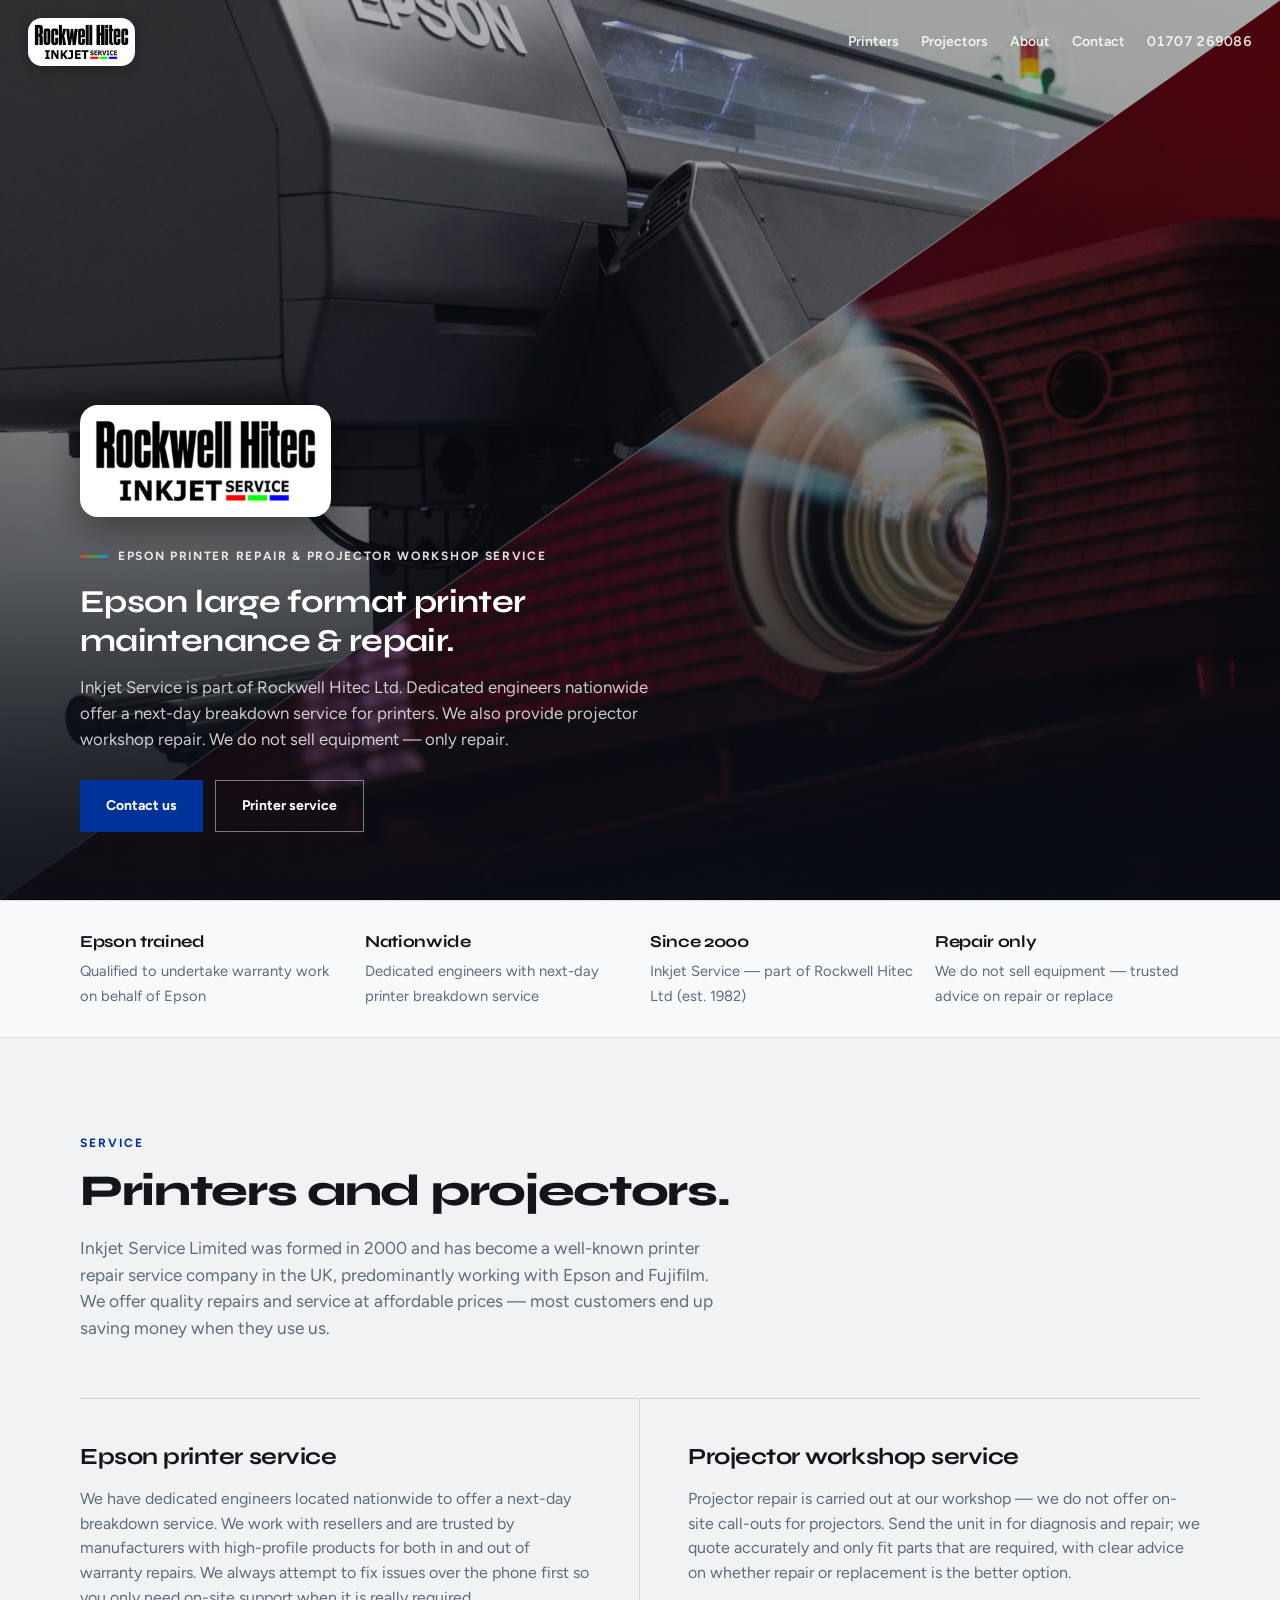
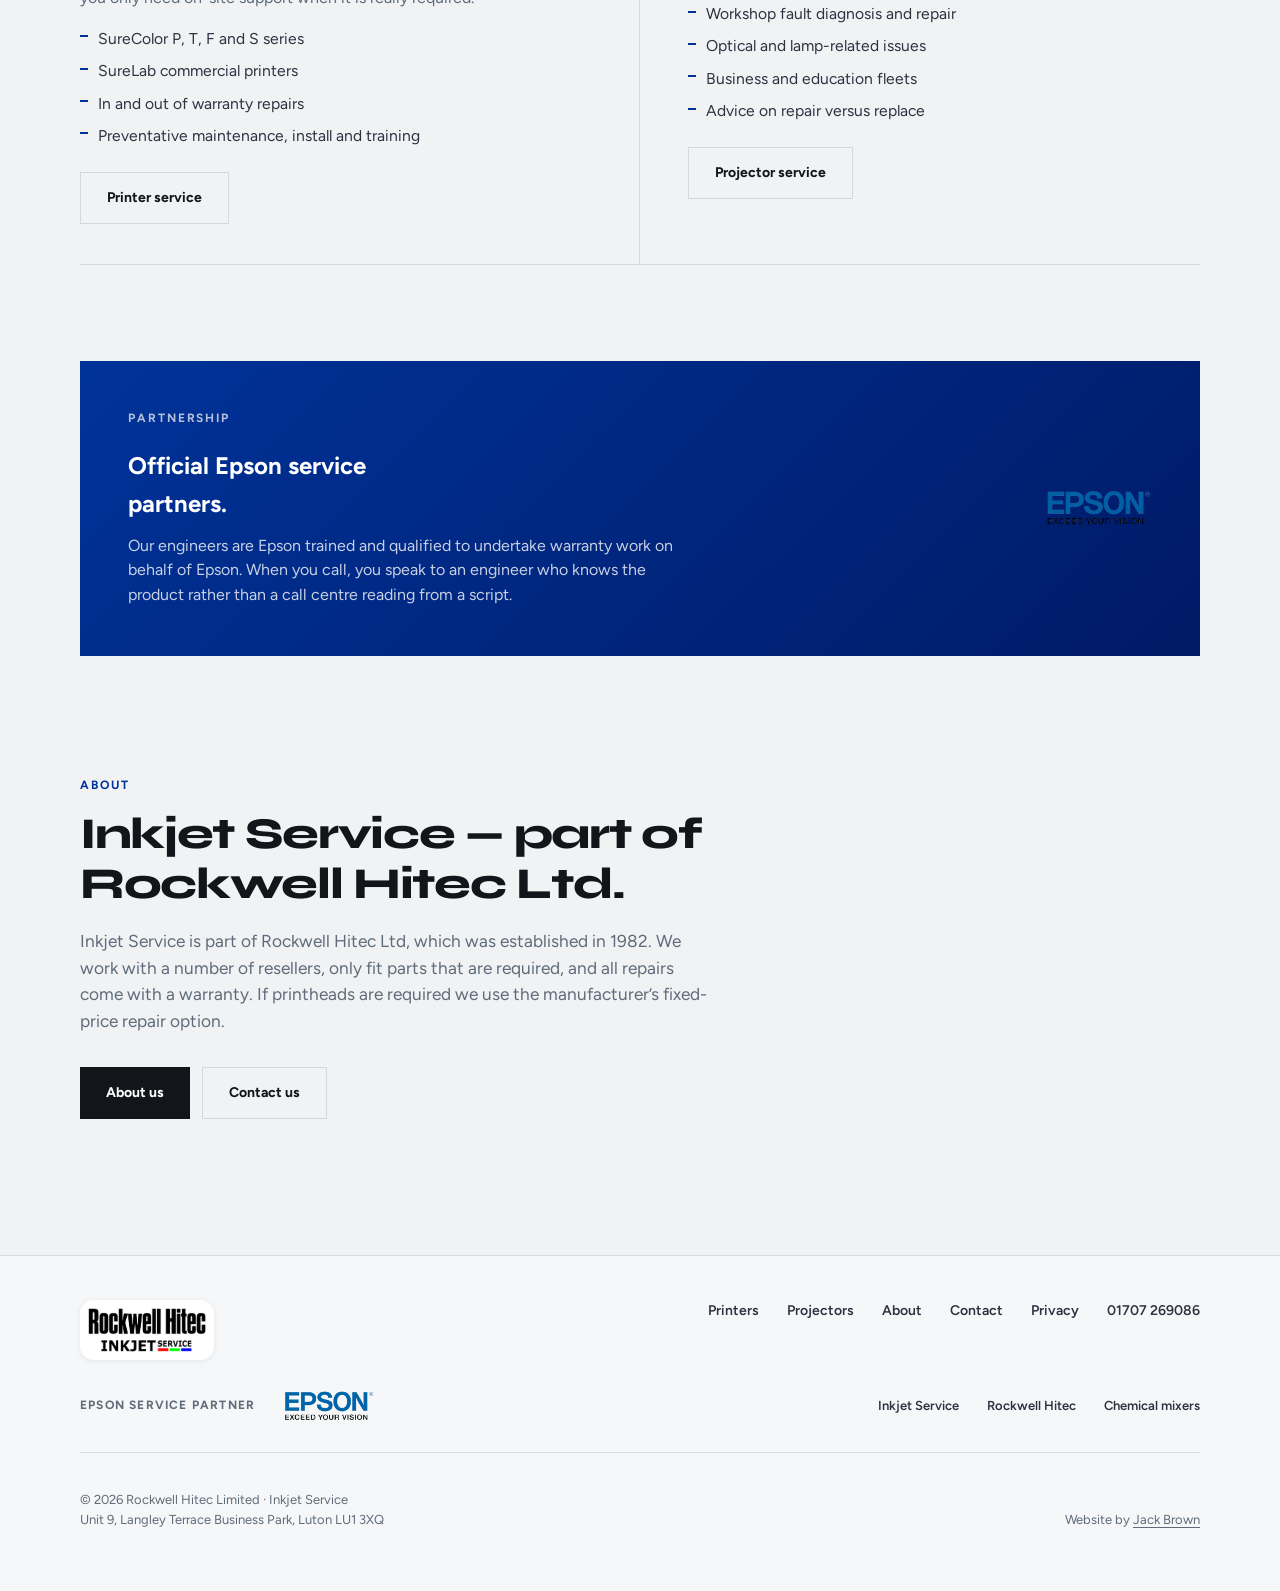
<file: index.html>
<!DOCTYPE html>
<html lang="en-GB">
<head>
  <meta charset="UTF-8" />
  <meta name="viewport" content="width=device-width, initial-scale=1" />
  <title>Epson Printer Repair &amp; Servicing | Inkjet Service</title>
  <meta name="description" content="Nationwide Epson large format printer maintenance and repair. Inkjet Service is part of Rockwell Hitec Ltd — Epson-trained engineers, next-day breakdown cover." />
  <script>
    (function () {
      var q = new URLSearchParams(location.search).get('brand');
      var h = (location.hostname || '').replace(/^www\./, '').toLowerCase();
      var brand = 'inkjet';
      if (q === 'hitec' || q === 'inkjet') brand = q;
      else if (h === 'rockwellhitec.co.uk' || h === 'rockwellhitec.com') brand = 'hitec';
      document.documentElement.setAttribute('data-brand', brand);
    })();
  </script>
  <link rel="preconnect" href="https://fonts.googleapis.com">
  <link rel="preconnect" href="https://fonts.gstatic.com" crossorigin>
  <link href="https://fonts.googleapis.com/css2?family=Figtree:wght@400;500;600;700&family=Syne:wght@600;700;800&display=swap" rel="stylesheet">
  <link rel="stylesheet" href="assets/site.css">
</head>
<body data-brand-title="home">

<header class="site-header">
  <a class="nav-logo" href="index.html" data-brand-home-label aria-label="Home">
    <img src="assets/rockwell-mark.png" alt="Rockwell Hitec Inkjet Service">
  </a>
  <nav class="nav-links" aria-label="Primary">
    <a href="printers.html">Printers</a>
    <a href="projectors.html">Projectors</a>
    <a href="about.html">About</a>
    <a class="nav-contact" href="contact.html">Contact</a>
    <a class="nav-phone" href="tel:+441707269086">01707 269086</a>
  </nav>
</header>

<section class="hero" aria-label="Introduction">
  <div class="hero-media" role="img" aria-label="Large format printer and projector">
    <div class="hero-media-split">
      <div class="hero-media-half hero-media-printer"></div>
      <div class="hero-media-half hero-media-projector"></div>
    </div>
    <div class="hero-media-seam" aria-hidden="true"></div>
    <div class="hero-media-overlay" aria-hidden="true"></div>
  </div>
  <div class="hero-content">
    <img class="hero-logo" src="assets/rockwell-mark.png" alt="Rockwell Hitec Inkjet Service">

    <div class="brand-inkjet-only">
      <p class="partner-pill">Epson printer repair &amp; projector workshop service</p>
      <div class="hero-copy">
        <h1>Epson large format printer maintenance &amp; repair.</h1>
        <p>Inkjet Service is part of Rockwell Hitec Ltd. Dedicated engineers nationwide offer a next-day breakdown service for printers. We also provide projector workshop repair. We do not sell equipment — only repair.</p>
        <div class="cta-row">
          <a class="btn btn-primary" href="contact.html">Contact us</a>
          <a class="btn btn-ghost" href="printers.html">Printer service</a>
        </div>
      </div>
    </div>

    <div class="brand-hitec-only">
      <p class="partner-pill">Rockwell Hitec Ltd · established 1982</p>
      <div class="hero-copy">
        <h1>Epson printer service and projector workshop repair.</h1>
        <p>Rockwell Hitec Ltd has manufactured products for the photographic, motion picture and imaging industries for over thirty years. Day-to-day service is delivered through Inkjet Service — nationwide printer support and projector workshop repair.</p>
        <div class="cta-row">
          <a class="btn btn-primary" href="contact.html">Contact us</a>
          <a class="btn btn-ghost" href="printers.html">Printer service</a>
        </div>
      </div>
    </div>
  </div>
</section>

<div class="trust">
  <div class="trust-inner">
    <div class="trust-item reveal">
      <strong>Epson trained</strong>
      <span>Qualified to undertake warranty work on behalf of Epson</span>
    </div>
    <div class="trust-item reveal">
      <strong>Nationwide</strong>
      <span>Dedicated engineers with next-day printer breakdown service</span>
    </div>
    <div class="trust-item reveal">
      <strong>Since 2000</strong>
      <span>Inkjet Service — part of Rockwell Hitec Ltd (est. 1982)</span>
    </div>
    <div class="trust-item reveal">
      <strong>Repair only</strong>
      <span>We do not sell equipment — trusted advice on repair or replace</span>
    </div>
  </div>
</div>

<section class="section">
  <p class="section-label reveal">Service</p>
  <h2 class="reveal">Printers and projectors.</h2>
  <p class="section-lead reveal">Inkjet Service Limited was formed in 2000 and has become a well-known printer repair service company in the UK, predominantly working with Epson and Fujifilm. We offer quality repairs and service at affordable prices — most customers end up saving money when they use us.</p>

  <div class="service-split">
    <article class="service-block reveal">
      <h3>Epson printer service</h3>
      <p>We have dedicated engineers located nationwide to offer a next-day breakdown service. We work with resellers and are trusted by manufacturers with high-profile products for both in and out of warranty repairs. We always attempt to fix issues over the phone first so you only need on-site support when it is really required.</p>
      <ul>
        <li>SureColor P, T, F and S series</li>
        <li>SureLab commercial printers</li>
        <li>In and out of warranty repairs</li>
        <li>Preventative maintenance, install and training</li>
      </ul>
      <a class="btn btn-outline" href="printers.html">Printer service</a>
    </article>

    <article class="service-block reveal">
      <h3>Projector workshop service</h3>
      <p>Projector repair is carried out at our workshop — we do not offer on-site call-outs for projectors. Send the unit in for diagnosis and repair; we quote accurately and only fit parts that are required, with clear advice on whether repair or replacement is the better option.</p>
      <ul>
        <li>Workshop fault diagnosis and repair</li>
        <li>Optical and lamp-related issues</li>
        <li>Business and education fleets</li>
        <li>Advice on repair versus replace</li>
      </ul>
      <a class="btn btn-outline" href="projectors.html">Projector service</a>
    </article>
  </div>
</section>

<div class="partner-band reveal">
  <div>
    <p class="section-label" style="color: rgba(255,255,255,0.7);">Partnership</p>
    <h2>Official Epson service partners.</h2>
    <p>Our engineers are Epson trained and qualified to undertake warranty work on behalf of Epson. When you call, you speak to an engineer who knows the product rather than a call centre reading from a script.</p>
  </div>
  <img class="epson-mark" src="assets/epson-logo.png" alt="Epson">
</div>

<section class="section">
  <p class="section-label reveal">About</p>
  <h2 class="reveal">Inkjet Service — part of Rockwell Hitec Ltd.</h2>
  <p class="section-lead reveal brand-inkjet-only">Inkjet Service is part of Rockwell Hitec Ltd, which was established in 1982. We work with a number of resellers, only fit parts that are required, and all repairs come with a warranty. If printheads are required we use the manufacturer’s fixed-price repair option.</p>
  <p class="section-lead reveal brand-hitec-only">Rockwell Hitec Ltd was established in 1982 and has manufactured products in the photographic, motion picture and imaging industries for over thirty years. Nationwide printer and projector workshop service is provided through Inkjet Service.</p>
  <div class="cta-row" style="margin-top: 32px;">
    <a class="btn btn-dark" href="about.html">About us</a>
    <a class="btn btn-outline" href="contact.html">Contact us</a>
  </div>

  <div class="mixers-note brand-hitec-only reveal">
    <p>Chemical mixers (HV3 / MM3) remain available for specialised lab requirements — builds are infrequent. <a href="mixers.html">Details for existing and specialist enquiries</a>.</p>
  </div>
</section>

<footer>
  <div class="footer-inner">
    <div class="footer-top">
      <img class="footer-logo" src="assets/rockwell-mark.png" alt="Rockwell Hitec Inkjet Service">
      <nav class="footer-nav" aria-label="Footer">
        <a href="printers.html">Printers</a>
        <a href="projectors.html">Projectors</a>
        <a href="about.html">About</a>
        <a href="contact.html">Contact</a>
        <a href="privacy.html">Privacy</a>
        <a href="tel:+441707269086">01707 269086</a>
      </nav>
    </div>
    <div class="footer-top">
      <div class="footer-partners">
        <span>Epson service partner</span>
        <img class="footer-epson" src="assets/epson-logo.png" alt="Epson">
      </div>
      <nav class="footer-areas" aria-label="Site areas">
        <a href="https://inkjetservice.co.uk/">Inkjet Service</a>
        <a href="https://rockwellhitec.co.uk/">Rockwell Hitec</a>
        <a href="mixers.html">Chemical mixers</a>
      </nav>
    </div>
    <div class="footer-meta">
      <p>© 2026 Rockwell Hitec Limited · Inkjet Service<br>Unit 9, Langley Terrace Business Park, Luton LU1 3XQ</p>
      <p>Website by <a href="https://driverjack.co.uk">Jack Brown</a></p>
    </div>
  </div>
</footer>

<script src="assets/site.js"></script>
</body>
</html>
</file>
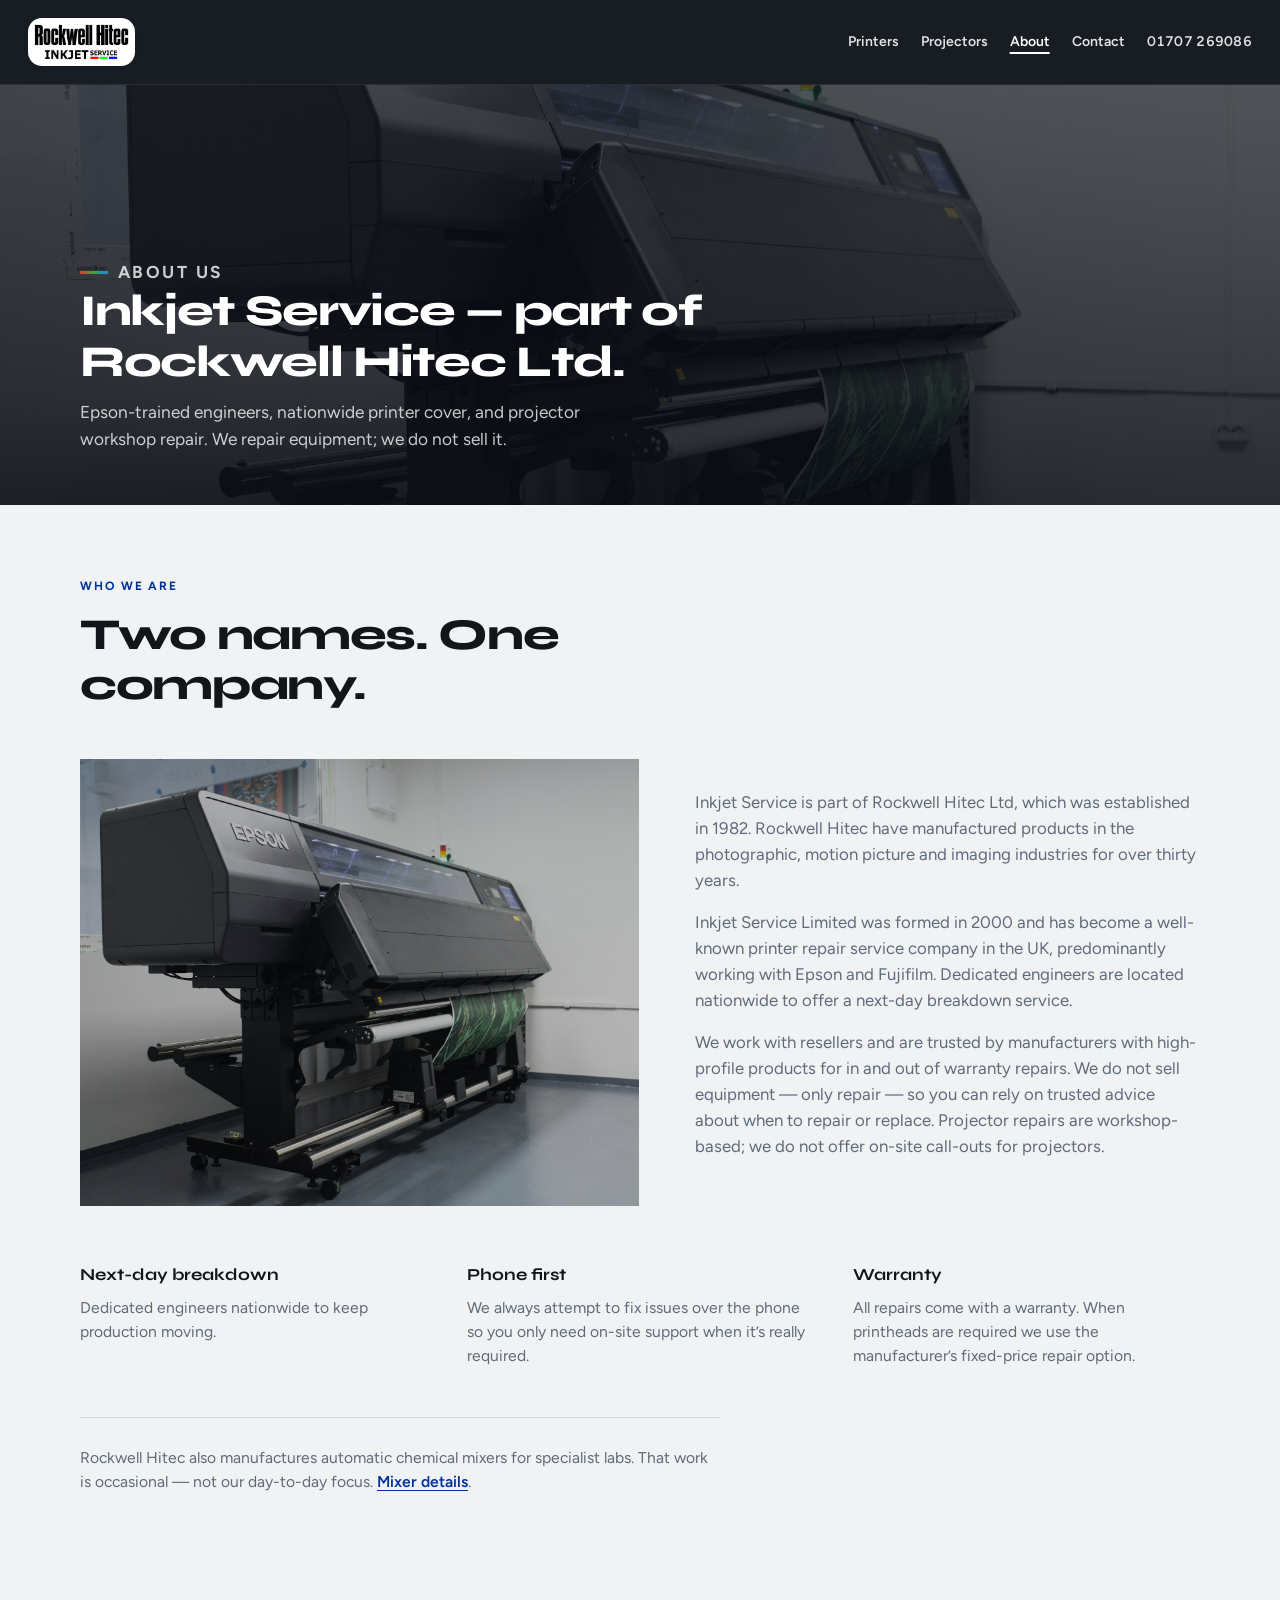
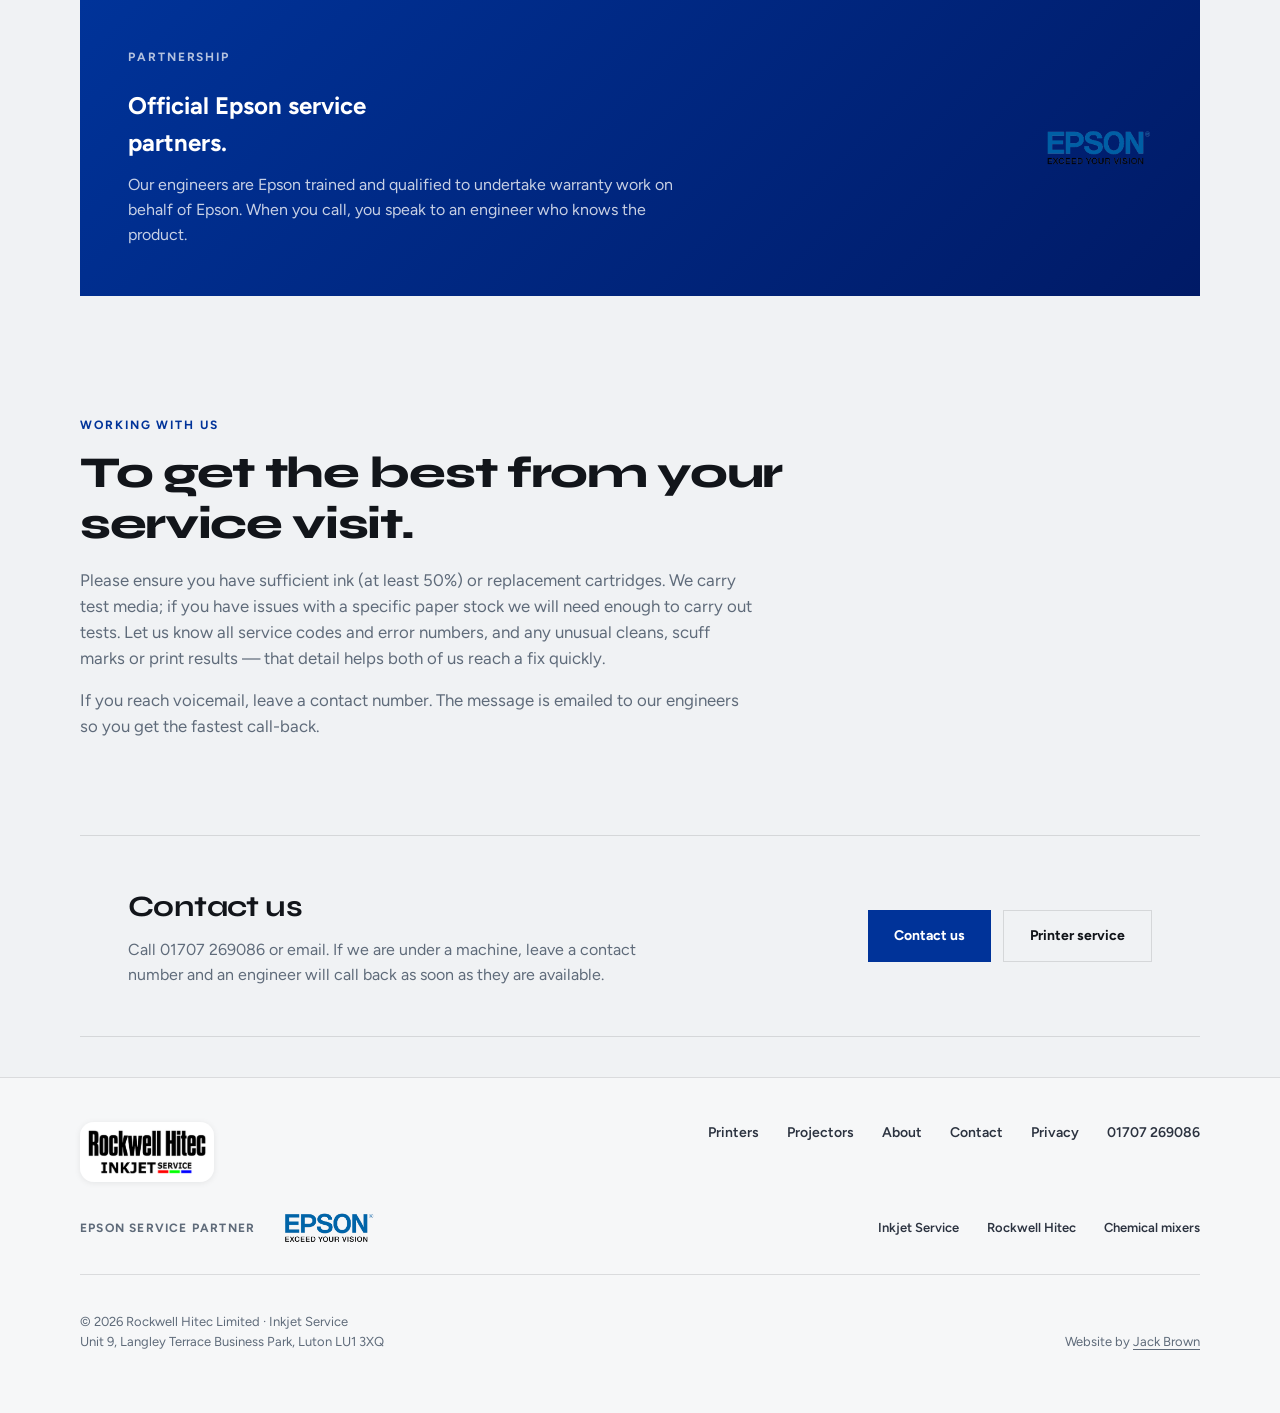
<file: about.html>
<!DOCTYPE html>
<html lang="en-GB">
<head>
  <meta charset="UTF-8" />
  <meta name="viewport" content="width=device-width, initial-scale=1" />
  <title>About Us | Rockwell Hitec / Inkjet Service</title>
  <meta name="description" content="Inkjet Service is part of Rockwell Hitec Ltd (est. 1982). Epson-trained engineers providing nationwide printer and projector support since 2000." />
  <script>
    (function () {
      var q = new URLSearchParams(location.search).get('brand');
      var h = (location.hostname || '').replace(/^www\./, '').toLowerCase();
      var brand = 'inkjet';
      if (q === 'hitec' || q === 'inkjet') brand = q;
      else if (h === 'rockwellhitec.co.uk' || h === 'rockwellhitec.com') brand = 'hitec';
      document.documentElement.setAttribute('data-brand', brand);
    })();
  </script>
  <link rel="preconnect" href="https://fonts.googleapis.com">
  <link rel="preconnect" href="https://fonts.gstatic.com" crossorigin>
  <link href="https://fonts.googleapis.com/css2?family=Figtree:wght@400;500;600;700&family=Syne:wght@600;700;800&display=swap" rel="stylesheet">
  <link rel="stylesheet" href="assets/site.css">
</head>
<body>

<header class="site-header site-header--solid">
  <a class="nav-logo" href="index.html" data-brand-home-label aria-label="Home">
    <img src="assets/rockwell-mark.png" alt="Rockwell Hitec Inkjet Service">
  </a>
  <nav class="nav-links" aria-label="Primary">
    <a href="printers.html">Printers</a>
    <a href="projectors.html">Projectors</a>
    <a href="about.html" aria-current="page">About</a>
    <a class="nav-contact" href="contact.html">Contact</a>
    <a class="nav-phone" href="tel:+441707269086">01707 269086</a>
  </nav>
</header>

<section class="page-banner" aria-label="About">
  <div class="page-banner-media page-banner-media--about" role="img" aria-label="Large format printer"></div>
  <div class="page-banner-overlay" aria-hidden="true"></div>
  <div class="page-banner-content">
    <p class="partner-pill">About us</p>
    <h1>Inkjet Service — part of Rockwell Hitec Ltd.</h1>
    <p>Epson-trained engineers, nationwide printer cover, and projector workshop repair. We repair equipment; we do not sell it.</p>
  </div>
</section>

<section class="section section--tight">
  <p class="section-label reveal">Who we are</p>
  <h2 class="reveal">Two names. One company.</h2>

  <div class="about-grid">
    <div class="about-visual reveal" role="img" aria-label="Large format printer"></div>
    <div class="about-copy reveal">
      <p>Inkjet Service is part of Rockwell Hitec Ltd, which was established in 1982. Rockwell Hitec have manufactured products in the photographic, motion picture and imaging industries for over thirty years.</p>
      <p>Inkjet Service Limited was formed in 2000 and has become a well-known printer repair service company in the UK, predominantly working with Epson and Fujifilm. Dedicated engineers are located nationwide to offer a next-day breakdown service.</p>
      <p>We work with resellers and are trusted by manufacturers with high-profile products for in and out of warranty repairs. We do not sell equipment — only repair — so you can rely on trusted advice about when to repair or replace. Projector repairs are workshop-based; we do not offer on-site call-outs for projectors.</p>
    </div>
  </div>

  <div class="points">
    <div class="point reveal">
      <h4>Next-day breakdown</h4>
      <p>Dedicated engineers nationwide to keep production moving.</p>
    </div>
    <div class="point reveal">
      <h4>Phone first</h4>
      <p>We always attempt to fix issues over the phone so you only need on-site support when it’s really required.</p>
    </div>
    <div class="point reveal">
      <h4>Warranty</h4>
      <p>All repairs come with a warranty. When printheads are required we use the manufacturer’s fixed-price repair option.</p>
    </div>
  </div>

  <div class="mixers-note reveal">
    <p>Rockwell Hitec also manufactures automatic chemical mixers for specialist labs. That work is occasional — not our day-to-day focus. <a href="mixers.html">Mixer details</a>.</p>
  </div>
</section>

<div class="partner-band reveal">
  <div>
    <p class="section-label" style="color: rgba(255,255,255,0.7);">Partnership</p>
    <h2>Official Epson service partners.</h2>
    <p>Our engineers are Epson trained and qualified to undertake warranty work on behalf of Epson. When you call, you speak to an engineer who knows the product.</p>
  </div>
  <img class="epson-mark" src="assets/epson-logo.png" alt="Epson">
</div>

<section class="section">
  <p class="section-label reveal">Working with us</p>
  <h2 class="reveal">To get the best from your service visit.</h2>
  <div class="prose reveal">
    <p>Please ensure you have sufficient ink (at least 50%) or replacement cartridges. We carry test media; if you have issues with a specific paper stock we will need enough to carry out tests. Let us know all service codes and error numbers, and any unusual cleans, scuff marks or print results — that detail helps both of us reach a fix quickly.</p>
    <p>If you reach voicemail, leave a contact number. The message is emailed to our engineers so you get the fastest call-back.</p>
  </div>
</section>

<div class="cta-band reveal">
  <div>
    <h2>Contact us</h2>
    <p>Call 01707 269086 or email. If we are under a machine, leave a contact number and an engineer will call back as soon as they are available.</p>
  </div>
  <div class="cta-row">
    <a class="btn btn-primary" href="contact.html">Contact us</a>
    <a class="btn btn-outline" href="printers.html">Printer service</a>
  </div>
</div>

<footer>
  <div class="footer-inner">
    <div class="footer-top">
      <img class="footer-logo" src="assets/rockwell-mark.png" alt="Rockwell Hitec Inkjet Service">
      <nav class="footer-nav" aria-label="Footer">
        <a href="printers.html">Printers</a>
        <a href="projectors.html">Projectors</a>
        <a href="about.html">About</a>
        <a href="contact.html">Contact</a>
        <a href="privacy.html">Privacy</a>
        <a href="tel:+441707269086">01707 269086</a>
      </nav>
    </div>
    <div class="footer-top">
      <div class="footer-partners">
        <span>Epson service partner</span>
        <img class="footer-epson" src="assets/epson-logo.png" alt="Epson">
      </div>
      <nav class="footer-areas" aria-label="Site areas">
        <a href="https://inkjetservice.co.uk/">Inkjet Service</a>
        <a href="https://rockwellhitec.co.uk/">Rockwell Hitec</a>
        <a href="mixers.html">Chemical mixers</a>
      </nav>
    </div>
    <div class="footer-meta">
      <p>© 2026 Rockwell Hitec Limited · Inkjet Service<br>Unit 9, Langley Terrace Business Park, Luton LU1 3XQ</p>
      <p>Website by <a href="https://driverjack.co.uk">Jack Brown</a></p>
    </div>
  </div>
</footer>

<script src="assets/site.js"></script>
</body>
</html>
</file>
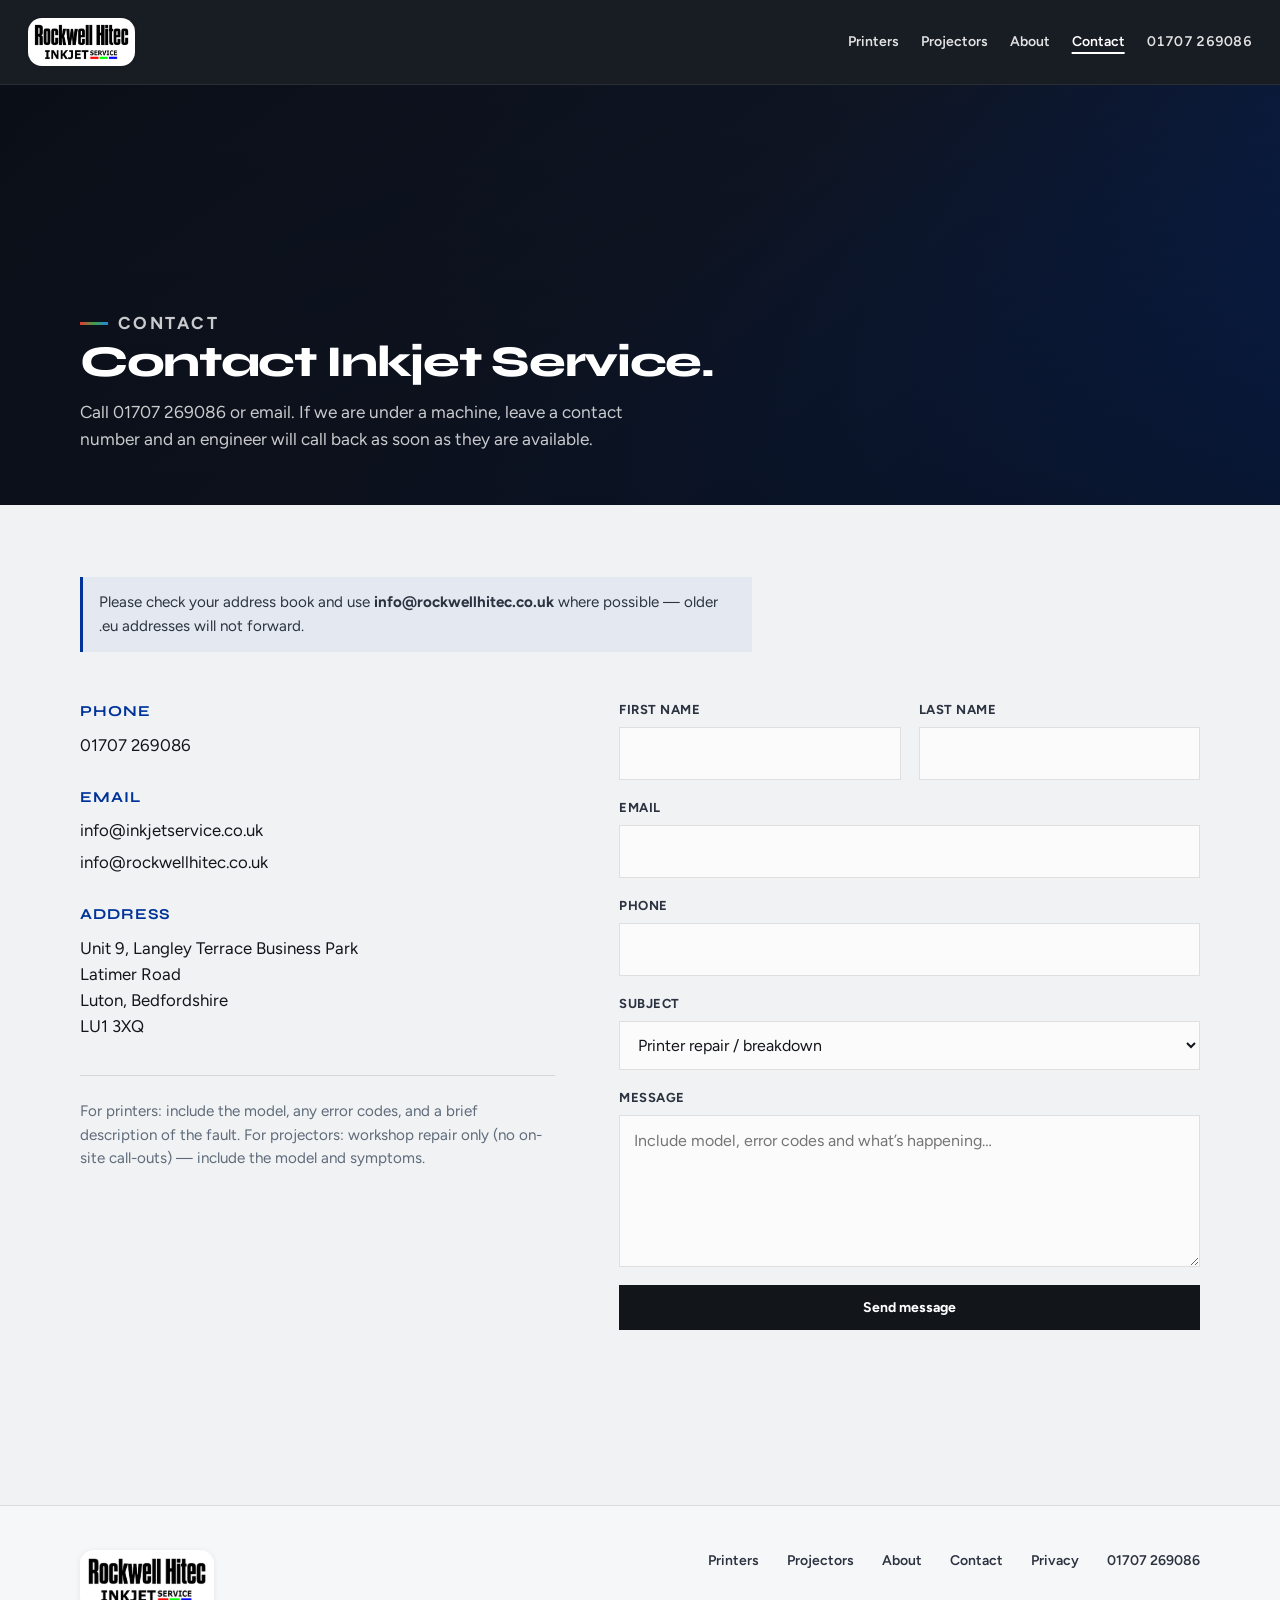
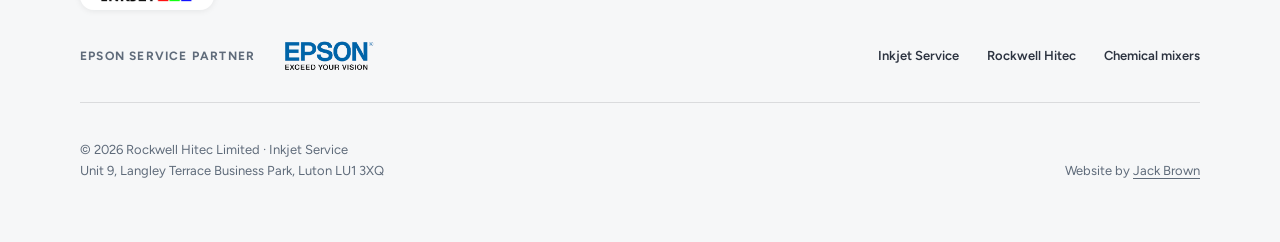
<file: contact.html>
<!DOCTYPE html>
<html lang="en-GB">
<head>
  <meta charset="UTF-8" />
  <meta name="viewport" content="width=device-width, initial-scale=1" />
  <title>Contact | Inkjet Service / Rockwell Hitec</title>
  <meta name="description" content="Contact Inkjet Service / Rockwell Hitec for Epson printer and projector repair. Call 01707 269086 — Luton based, nationwide cover." />
  <script>
    (function () {
      var q = new URLSearchParams(location.search).get('brand');
      var h = (location.hostname || '').replace(/^www\./, '').toLowerCase();
      var brand = 'inkjet';
      if (q === 'hitec' || q === 'inkjet') brand = q;
      else if (h === 'rockwellhitec.co.uk' || h === 'rockwellhitec.com') brand = 'hitec';
      document.documentElement.setAttribute('data-brand', brand);
    })();
  </script>
  <link rel="preconnect" href="https://fonts.googleapis.com">
  <link rel="preconnect" href="https://fonts.gstatic.com" crossorigin>
  <link href="https://fonts.googleapis.com/css2?family=Figtree:wght@400;500;600;700&family=Syne:wght@600;700;800&display=swap" rel="stylesheet">
  <link rel="stylesheet" href="assets/site.css">
</head>
<body>

<header class="site-header site-header--solid">
  <a class="nav-logo" href="index.html" data-brand-home-label aria-label="Home">
    <img src="assets/rockwell-mark.png" alt="Rockwell Hitec Inkjet Service">
  </a>
  <nav class="nav-links" aria-label="Primary">
    <a href="printers.html">Printers</a>
    <a href="projectors.html">Projectors</a>
    <a href="about.html">About</a>
    <a class="nav-contact" href="contact.html" aria-current="page">Contact</a>
    <a class="nav-phone" href="tel:+441707269086">01707 269086</a>
  </nav>
</header>

<section class="page-banner" aria-label="Contact">
  <div class="page-banner-media page-banner-media--contact" aria-hidden="true"></div>
  <div class="page-banner-overlay" aria-hidden="true"></div>
  <div class="page-banner-content">
    <p class="partner-pill">Contact</p>
    <h1>Contact Inkjet Service.</h1>
    <p>Call 01707 269086 or email. If we are under a machine, leave a contact number and an engineer will call back as soon as they are available.</p>
  </div>
</section>

<section class="section section--tight">
  <p class="email-notice reveal">
    Please check your address book and use <strong>info@rockwellhitec.co.uk</strong> where possible — older .eu addresses will not forward.
  </p>

  <div class="contact-grid">
    <div class="contact-details reveal">
      <div class="contact-block">
        <h3>Phone</h3>
        <p><a href="tel:+441707269086">01707 269086</a></p>
      </div>
      <div class="contact-block">
        <h3>Email</h3>
        <p><a href="mailto:info@inkjetservice.co.uk">info@inkjetservice.co.uk</a></p>
        <p style="margin-top:6px;"><a href="mailto:info@rockwellhitec.co.uk">info@rockwellhitec.co.uk</a></p>
      </div>
      <div class="contact-block">
        <h3>Address</h3>
        <p>Unit 9, Langley Terrace Business Park<br>Latimer Road<br>Luton, Bedfordshire<br>LU1 3XQ</p>
      </div>
      <p class="contact-note">For printers: include the model, any error codes, and a brief description of the fault. For projectors: workshop repair only (no on-site call-outs) — include the model and symptoms.</p>
    </div>

    <form id="contactForm" class="modern-form reveal" novalidate>
      <div class="form-row">
        <div class="form-group">
          <label for="fname">First name</label>
          <input type="text" id="fname" name="fname" required autocomplete="given-name">
        </div>
        <div class="form-group">
          <label for="lname">Last name</label>
          <input type="text" id="lname" name="lname" required autocomplete="family-name">
        </div>
      </div>
      <div class="form-group">
        <label for="email">Email</label>
        <input type="email" id="email" name="email" required autocomplete="email">
      </div>
      <div class="form-group">
        <label for="phone">Phone</label>
        <input type="tel" id="phone" name="phone" autocomplete="tel">
      </div>
      <div class="form-group">
        <label for="subject">Subject</label>
        <select id="subject" name="subject" required>
          <option value="Printer repair">Printer repair / breakdown</option>
          <option value="Projector">Projector workshop repair</option>
          <option value="Maintenance">Preventative maintenance</option>
          <option value="Install">Install / deinstall / training</option>
          <option value="Warranty">Warranty enquiry</option>
          <option value="Chemical mixer">Chemical mixer enquiry</option>
          <option value="Other">Other</option>
        </select>
      </div>
      <div class="form-group">
        <label for="message">Message</label>
        <textarea id="message" name="message" rows="5" required placeholder="Include model, error codes and what’s happening…"></textarea>
      </div>
      <button type="submit" id="submitBtn" class="btn btn-dark">Send message</button>
      <p id="formStatus" class="form-status" role="status" aria-live="polite"></p>
    </form>
  </div>
</section>

<footer>
  <div class="footer-inner">
    <div class="footer-top">
      <img class="footer-logo" src="assets/rockwell-mark.png" alt="Rockwell Hitec Inkjet Service">
      <nav class="footer-nav" aria-label="Footer">
        <a href="printers.html">Printers</a>
        <a href="projectors.html">Projectors</a>
        <a href="about.html">About</a>
        <a href="contact.html">Contact</a>
        <a href="privacy.html">Privacy</a>
        <a href="tel:+441707269086">01707 269086</a>
      </nav>
    </div>
    <div class="footer-top">
      <div class="footer-partners">
        <span>Epson service partner</span>
        <img class="footer-epson" src="assets/epson-logo.png" alt="Epson">
      </div>
      <nav class="footer-areas" aria-label="Site areas">
        <a href="https://inkjetservice.co.uk/">Inkjet Service</a>
        <a href="https://rockwellhitec.co.uk/">Rockwell Hitec</a>
        <a href="mixers.html">Chemical mixers</a>
      </nav>
    </div>
    <div class="footer-meta">
      <p>© 2026 Rockwell Hitec Limited · Inkjet Service<br>Unit 9, Langley Terrace Business Park, Luton LU1 3XQ</p>
      <p>Website by <a href="https://driverjack.co.uk">Jack Brown</a></p>
    </div>
  </div>
</footer>

<script src="assets/site.js"></script>
</body>
</html>
</file>
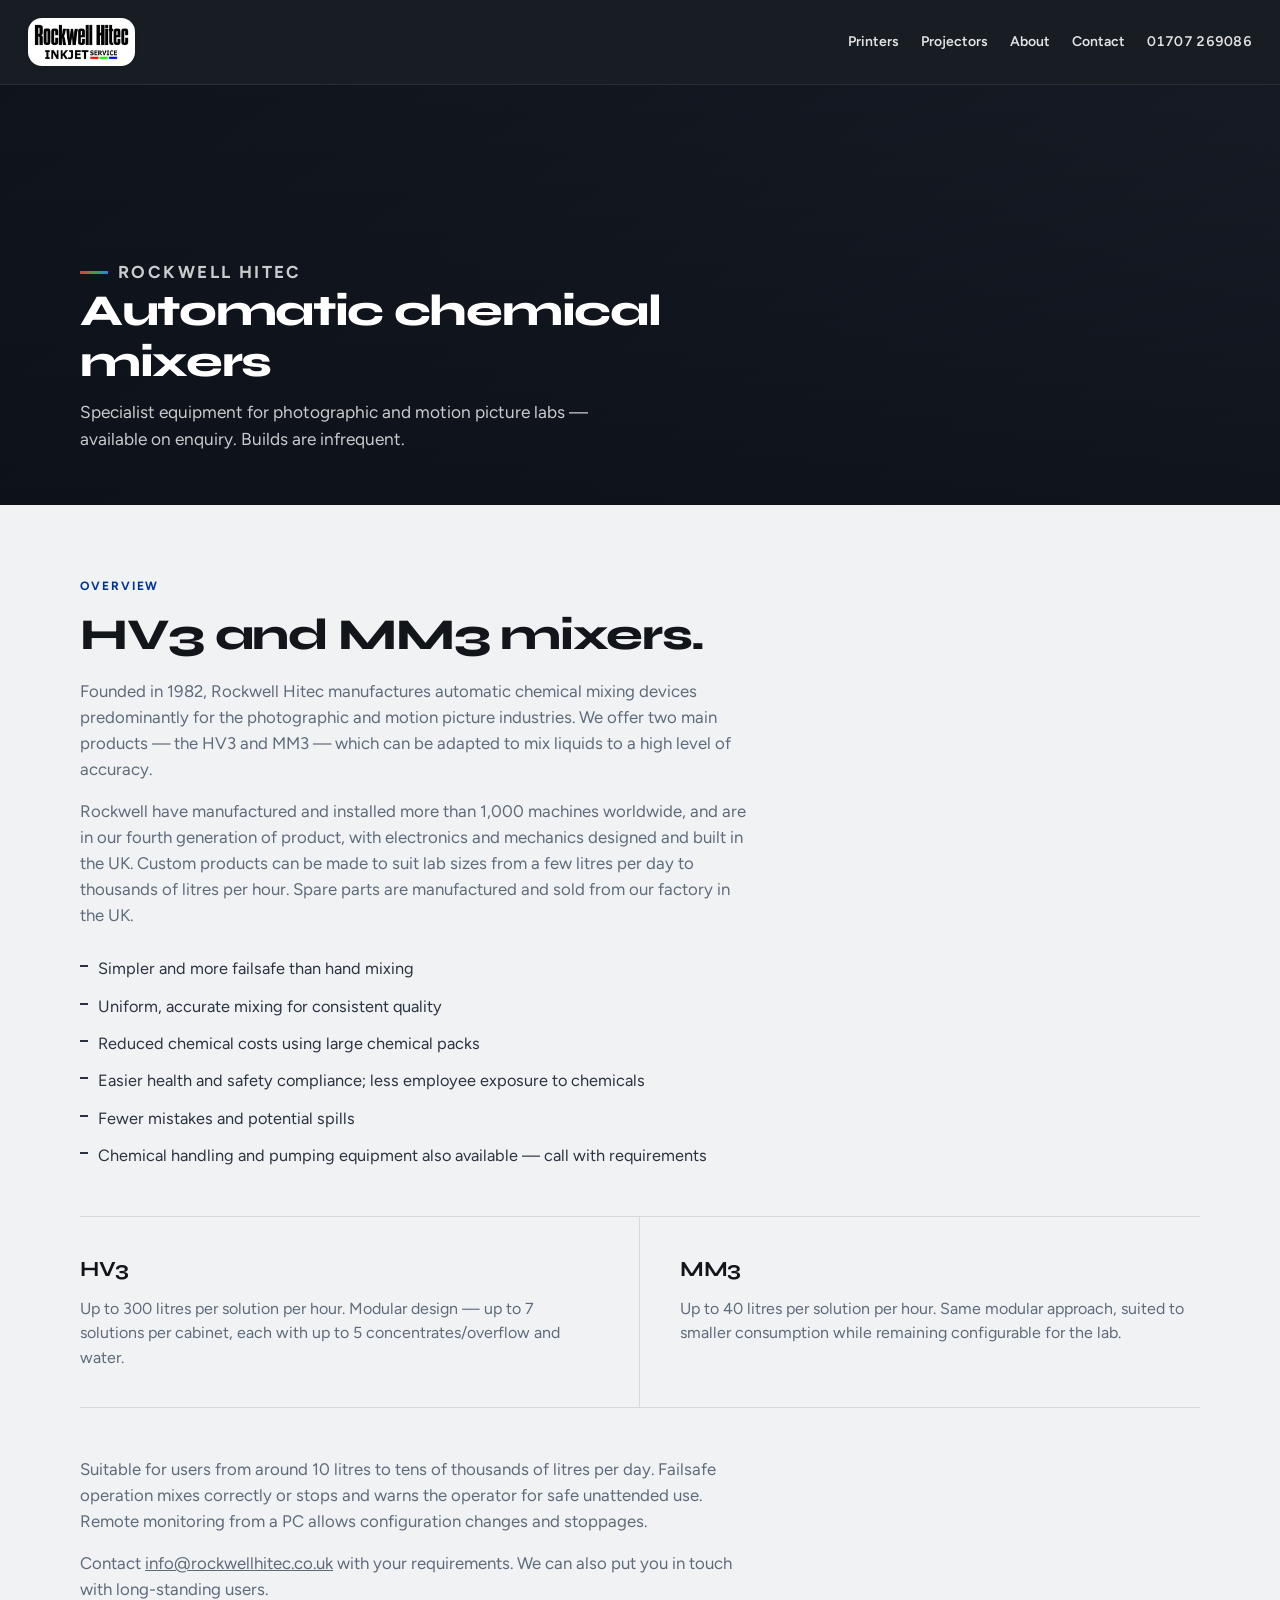
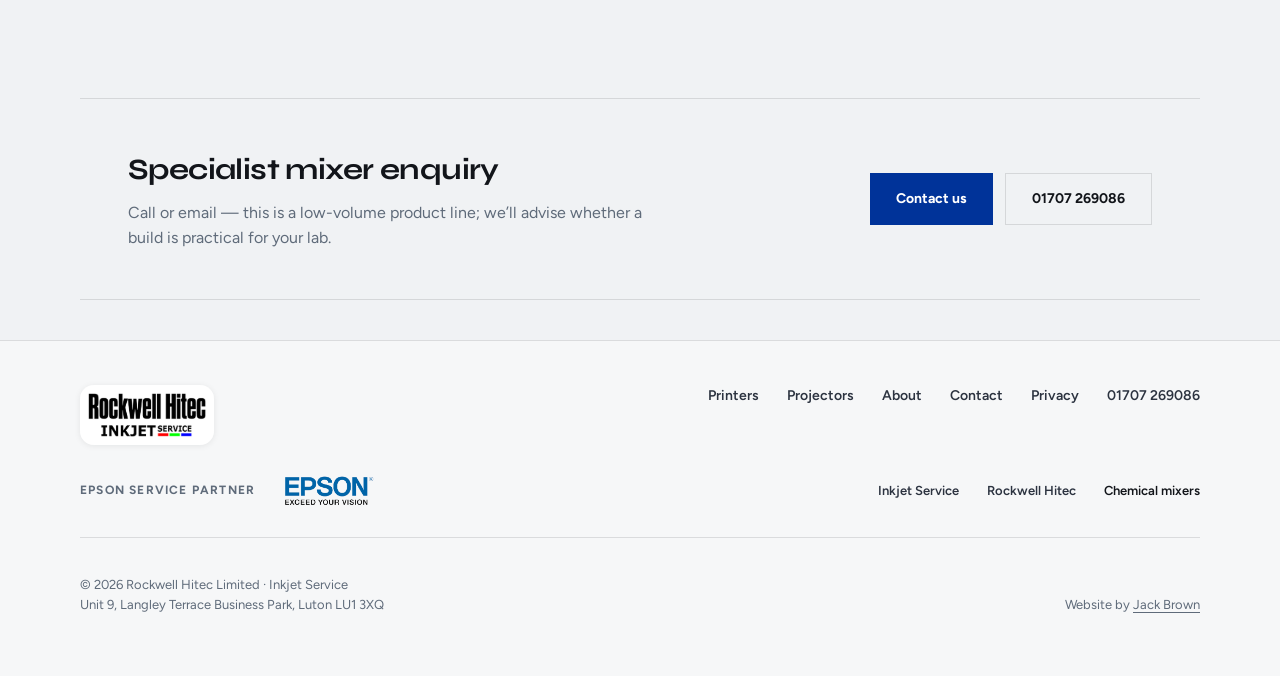
<file: mixers.html>
<!DOCTYPE html>
<html lang="en-GB">
<head>
  <meta charset="UTF-8" />
  <meta name="viewport" content="width=device-width, initial-scale=1" />
  <title>Chemical Mixers | Rockwell Hitec</title>
  <meta name="description" content="Rockwell Hitec automatic chemical mixers (HV3 and MM3) for photographic and motion picture labs. UK-built; available on enquiry." />
  <script>
    (function () {
      var q = new URLSearchParams(location.search).get('brand');
      var h = (location.hostname || '').replace(/^www\./, '').toLowerCase();
      var brand = 'inkjet';
      if (q === 'hitec' || q === 'inkjet') brand = q;
      else if (h === 'rockwellhitec.co.uk' || h === 'rockwellhitec.com') brand = 'hitec';
      document.documentElement.setAttribute('data-brand', brand);
    })();
  </script>
  <link rel="preconnect" href="https://fonts.googleapis.com">
  <link rel="preconnect" href="https://fonts.gstatic.com" crossorigin>
  <link href="https://fonts.googleapis.com/css2?family=Figtree:wght@400;500;600;700&family=Syne:wght@600;700;800&display=swap" rel="stylesheet">
  <link rel="stylesheet" href="assets/site.css">
</head>
<body>

<header class="site-header site-header--solid">
  <a class="nav-logo" href="index.html" data-brand-home-label aria-label="Home">
    <img src="assets/rockwell-mark.png" alt="Rockwell Hitec Inkjet Service">
  </a>
  <nav class="nav-links" aria-label="Primary">
    <a href="printers.html">Printers</a>
    <a href="projectors.html">Projectors</a>
    <a href="about.html">About</a>
    <a class="nav-contact" href="contact.html">Contact</a>
    <a class="nav-phone" href="tel:+441707269086">01707 269086</a>
  </nav>
</header>

<section class="page-banner" aria-label="Chemical mixers">
  <div class="page-banner-media page-banner-media--mixers" aria-hidden="true"></div>
  <div class="page-banner-overlay" aria-hidden="true"></div>
  <div class="page-banner-content">
    <p class="partner-pill">Rockwell Hitec</p>
    <h1>Automatic chemical mixers</h1>
    <p>Specialist equipment for photographic and motion picture labs — available on enquiry. Builds are infrequent.</p>
  </div>
</section>

<section class="section section--tight">
  <p class="section-label reveal">Overview</p>
  <h2 class="reveal">HV3 and MM3 mixers.</h2>
  <div class="prose reveal">
    <p>Founded in 1982, Rockwell Hitec manufactures automatic chemical mixing devices predominantly for the photographic and motion picture industries. We offer two main products — the HV3 and MM3 — which can be adapted to mix liquids to a high level of accuracy.</p>
    <p>Rockwell have manufactured and installed more than 1,000 machines worldwide, and are in our fourth generation of product, with electronics and mechanics designed and built in the UK. Custom products can be made to suit lab sizes from a few litres per day to thousands of litres per hour. Spare parts are manufactured and sold from our factory in the UK.</p>
  </div>

  <ul class="feature-list reveal">
    <li>Simpler and more failsafe than hand mixing</li>
    <li>Uniform, accurate mixing for consistent quality</li>
    <li>Reduced chemical costs using large chemical packs</li>
    <li>Easier health and safety compliance; less employee exposure to chemicals</li>
    <li>Fewer mistakes and potential spills</li>
    <li>Chemical handling and pumping equipment also available — call with requirements</li>
  </ul>

  <div class="mixer-models">
    <article class="mixer-model reveal">
      <h3>HV3</h3>
      <p>Up to 300 litres per solution per hour. Modular design — up to 7 solutions per cabinet, each with up to 5 concentrates/overflow and water.</p>
    </article>
    <article class="mixer-model reveal">
      <h3>MM3</h3>
      <p>Up to 40 litres per solution per hour. Same modular approach, suited to smaller consumption while remaining configurable for the lab.</p>
    </article>
  </div>

  <div class="prose reveal" style="margin-top: 48px;">
    <p>Suitable for users from around 10 litres to tens of thousands of litres per day. Failsafe operation mixes correctly or stops and warns the operator for safe unattended use. Remote monitoring from a PC allows configuration changes and stoppages.</p>
    <p>Contact <a href="mailto:info@rockwellhitec.co.uk">info@rockwellhitec.co.uk</a> with your requirements. We can also put you in touch with long-standing users.</p>
  </div>
</section>

<div class="cta-band reveal">
  <div>
    <h2>Specialist mixer enquiry</h2>
    <p>Call or email — this is a low-volume product line; we’ll advise whether a build is practical for your lab.</p>
  </div>
  <div class="cta-row">
    <a class="btn btn-primary" href="contact.html">Contact us</a>
    <a class="btn btn-outline" href="tel:+441707269086">01707 269086</a>
  </div>
</div>

<footer>
  <div class="footer-inner">
    <div class="footer-top">
      <img class="footer-logo" src="assets/rockwell-mark.png" alt="Rockwell Hitec Inkjet Service">
      <nav class="footer-nav" aria-label="Footer">
        <a href="printers.html">Printers</a>
        <a href="projectors.html">Projectors</a>
        <a href="about.html">About</a>
        <a href="contact.html">Contact</a>
        <a href="privacy.html">Privacy</a>
        <a href="tel:+441707269086">01707 269086</a>
      </nav>
    </div>
    <div class="footer-top">
      <div class="footer-partners">
        <span>Epson service partner</span>
        <img class="footer-epson" src="assets/epson-logo.png" alt="Epson">
      </div>
      <nav class="footer-areas" aria-label="Site areas">
        <a href="https://inkjetservice.co.uk/">Inkjet Service</a>
        <a href="https://rockwellhitec.co.uk/">Rockwell Hitec</a>
        <a href="mixers.html" class="is-current">Chemical mixers</a>
      </nav>
    </div>
    <div class="footer-meta">
      <p>© 2026 Rockwell Hitec Limited · Inkjet Service<br>Unit 9, Langley Terrace Business Park, Luton LU1 3XQ</p>
      <p>Website by <a href="https://driverjack.co.uk">Jack Brown</a></p>
    </div>
  </div>
</footer>

<script src="assets/site.js"></script>
</body>
</html>
</file>
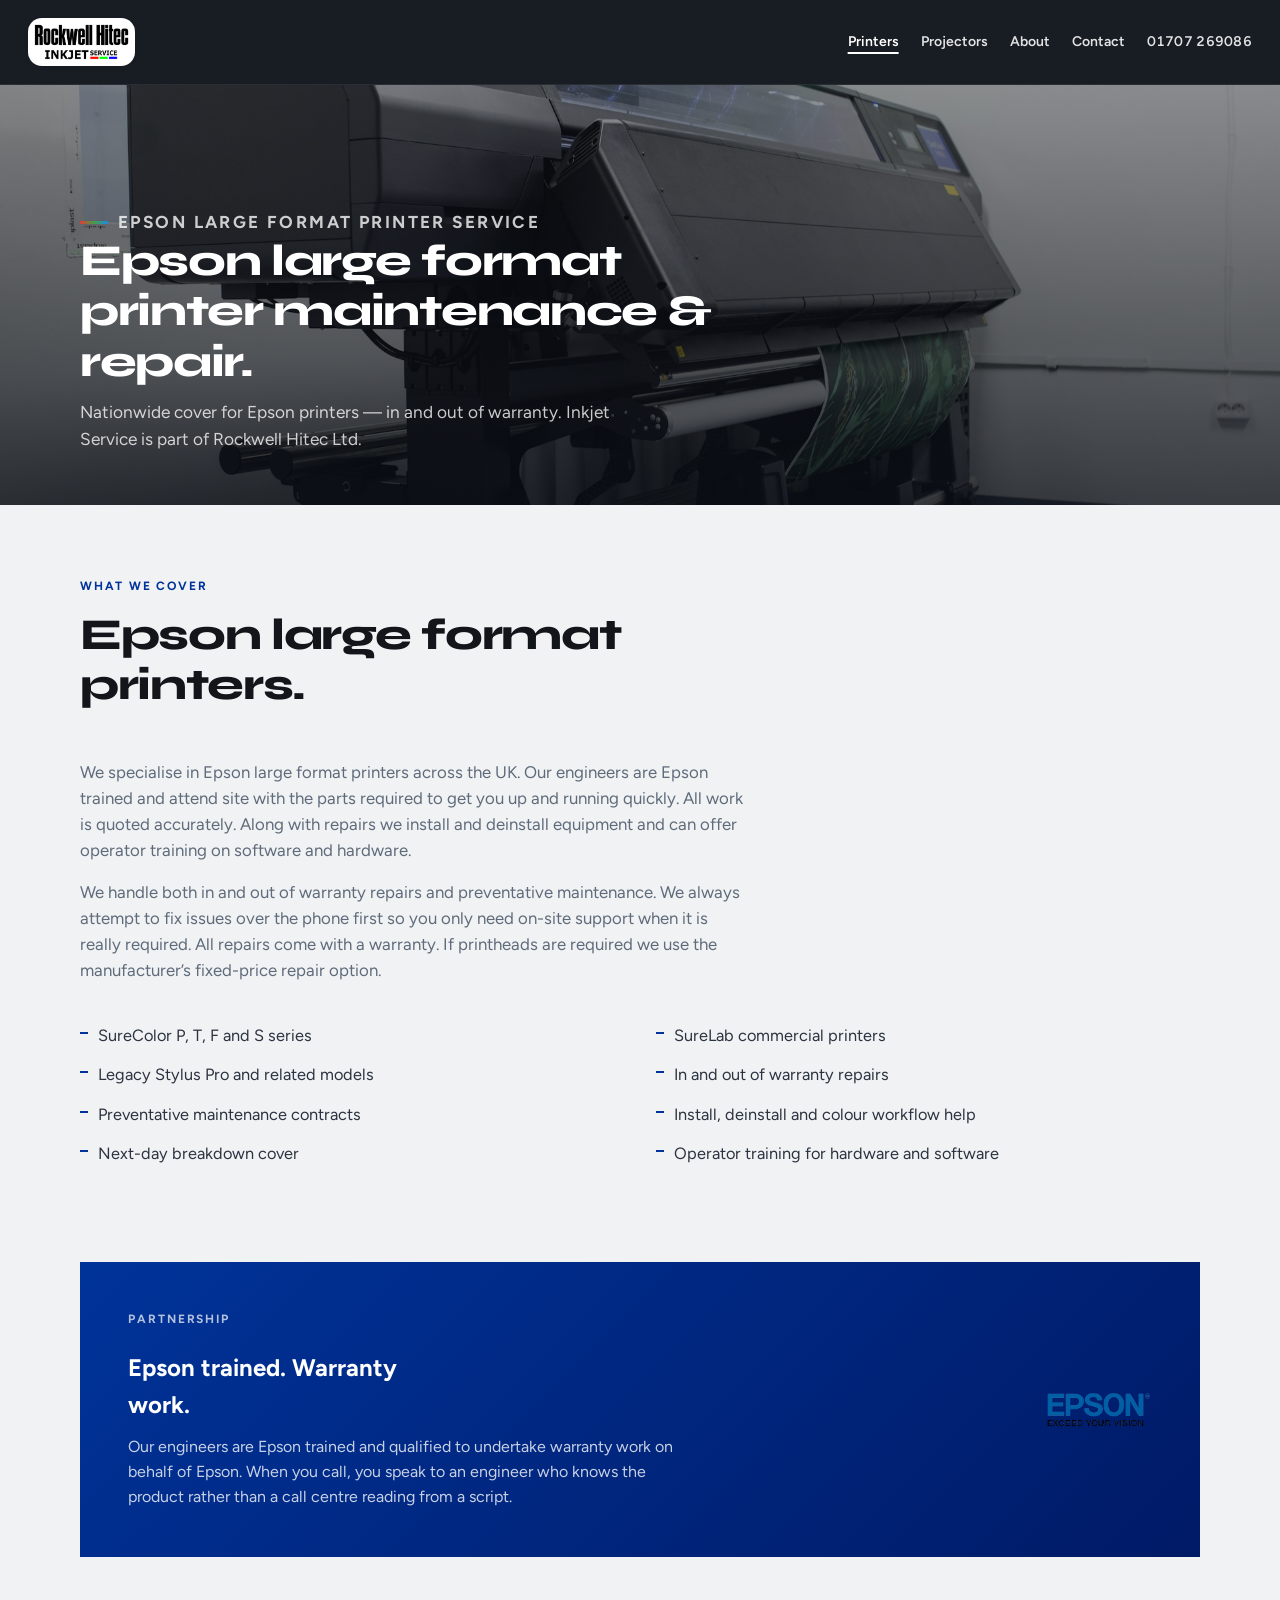
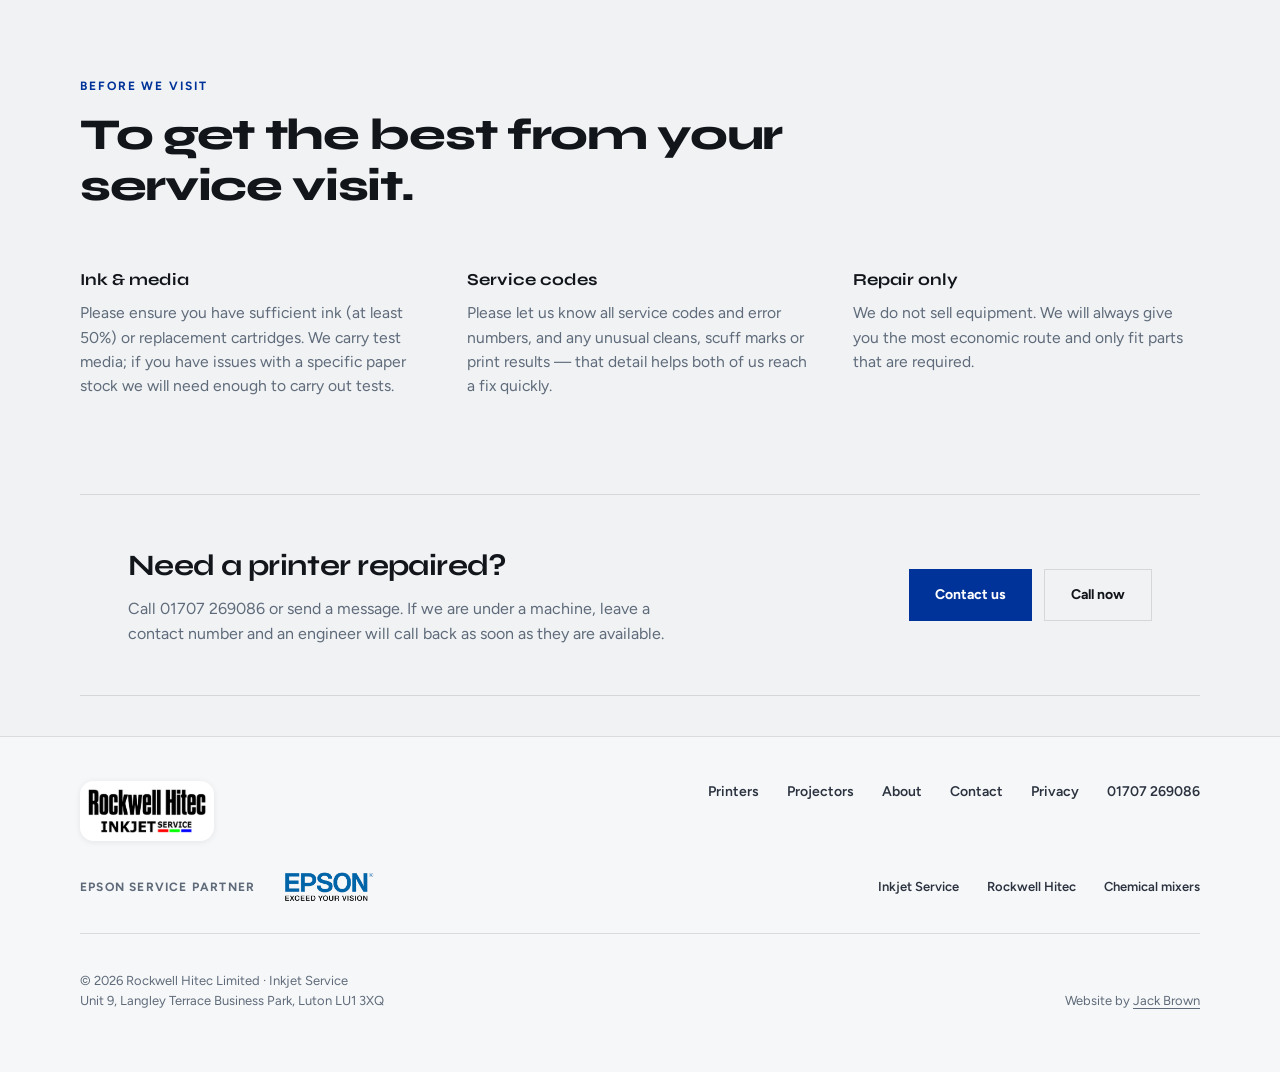
<file: printers.html>
<!DOCTYPE html>
<html lang="en-GB">
<head>
  <meta charset="UTF-8" />
  <meta name="viewport" content="width=device-width, initial-scale=1" />
  <title>Epson Printer Service | Inkjet Service</title>
  <meta name="description" content="Nationwide Epson large format printer repair and maintenance. SureColor, SureLab and legacy models — in and out of warranty from Inkjet Service / Rockwell Hitec." />
  <script>
    (function () {
      var q = new URLSearchParams(location.search).get('brand');
      var h = (location.hostname || '').replace(/^www\./, '').toLowerCase();
      var brand = 'inkjet';
      if (q === 'hitec' || q === 'inkjet') brand = q;
      else if (h === 'rockwellhitec.co.uk' || h === 'rockwellhitec.com') brand = 'hitec';
      document.documentElement.setAttribute('data-brand', brand);
    })();
  </script>
  <link rel="preconnect" href="https://fonts.googleapis.com">
  <link rel="preconnect" href="https://fonts.gstatic.com" crossorigin>
  <link href="https://fonts.googleapis.com/css2?family=Figtree:wght@400;500;600;700&family=Syne:wght@600;700;800&display=swap" rel="stylesheet">
  <link rel="stylesheet" href="assets/site.css">
</head>
<body>

<header class="site-header site-header--solid">
  <a class="nav-logo" href="index.html" data-brand-home-label aria-label="Home">
    <img src="assets/rockwell-mark.png" alt="Rockwell Hitec Inkjet Service">
  </a>
  <nav class="nav-links" aria-label="Primary">
    <a href="printers.html" aria-current="page">Printers</a>
    <a href="projectors.html">Projectors</a>
    <a href="about.html">About</a>
    <a class="nav-contact" href="contact.html">Contact</a>
    <a class="nav-phone" href="tel:+441707269086">01707 269086</a>
  </nav>
</header>

<section class="page-banner" aria-label="Epson printer service">
  <div class="page-banner-media page-banner-media--printers" role="img" aria-label="Epson large format printer"></div>
  <div class="page-banner-overlay" aria-hidden="true"></div>
  <div class="page-banner-content">
    <p class="partner-pill">Epson large format printer service</p>
    <h1>Epson large format printer maintenance &amp; repair.</h1>
    <p>Nationwide cover for Epson printers — in and out of warranty. Inkjet Service is part of Rockwell Hitec Ltd.</p>
  </div>
</section>

<section class="section section--tight">
  <p class="section-label reveal">What we cover</p>
  <h2 class="reveal">Epson large format printers.</h2>
  <div class="service-detail">
    <div class="prose reveal">
      <p>We specialise in Epson large format printers across the UK. Our engineers are Epson trained and attend site with the parts required to get you up and running quickly. All work is quoted accurately. Along with repairs we install and deinstall equipment and can offer operator training on software and hardware.</p>
      <p>We handle both in and out of warranty repairs and preventative maintenance. We always attempt to fix issues over the phone first so you only need on-site support when it is really required. All repairs come with a warranty. If printheads are required we use the manufacturer’s fixed-price repair option.</p>
    </div>
    <ul class="service-detail-list reveal">
      <li>SureColor P, T, F and S series</li>
      <li>SureLab commercial printers</li>
      <li>Legacy Stylus Pro and related models</li>
      <li>In and out of warranty repairs</li>
      <li>Preventative maintenance contracts</li>
      <li>Install, deinstall and colour workflow help</li>
      <li>Next-day breakdown cover</li>
      <li>Operator training for hardware and software</li>
    </ul>
  </div>
</section>

<div class="partner-band reveal">
  <div>
    <p class="section-label" style="color: rgba(255,255,255,0.7);">Partnership</p>
    <h2>Epson trained. Warranty work.</h2>
    <p>Our engineers are Epson trained and qualified to undertake warranty work on behalf of Epson. When you call, you speak to an engineer who knows the product rather than a call centre reading from a script.</p>
  </div>
  <img class="epson-mark" src="assets/epson-logo.png" alt="Epson">
</div>

<section class="section">
  <p class="section-label reveal">Before we visit</p>
  <h2 class="reveal">To get the best from your service visit.</h2>
  <div class="points">
    <div class="point reveal">
      <h4>Ink &amp; media</h4>
      <p>Please ensure you have sufficient ink (at least 50%) or replacement cartridges. We carry test media; if you have issues with a specific paper stock we will need enough to carry out tests.</p>
    </div>
    <div class="point reveal">
      <h4>Service codes</h4>
      <p>Please let us know all service codes and error numbers, and any unusual cleans, scuff marks or print results — that detail helps both of us reach a fix quickly.</p>
    </div>
    <div class="point reveal">
      <h4>Repair only</h4>
      <p>We do not sell equipment. We will always give you the most economic route and only fit parts that are required.</p>
    </div>
  </div>
</section>

<div class="cta-band reveal">
  <div>
    <h2>Need a printer repaired?</h2>
    <p>Call 01707 269086 or send a message. If we are under a machine, leave a contact number and an engineer will call back as soon as they are available.</p>
  </div>
  <div class="cta-row">
    <a class="btn btn-primary" href="contact.html">Contact us</a>
    <a class="btn btn-outline" href="tel:+441707269086">Call now</a>
  </div>
</div>

<footer>
  <div class="footer-inner">
    <div class="footer-top">
      <img class="footer-logo" src="assets/rockwell-mark.png" alt="Rockwell Hitec Inkjet Service">
      <nav class="footer-nav" aria-label="Footer">
        <a href="printers.html">Printers</a>
        <a href="projectors.html">Projectors</a>
        <a href="about.html">About</a>
        <a href="contact.html">Contact</a>
        <a href="privacy.html">Privacy</a>
        <a href="tel:+441707269086">01707 269086</a>
      </nav>
    </div>
    <div class="footer-top">
      <div class="footer-partners">
        <span>Epson service partner</span>
        <img class="footer-epson" src="assets/epson-logo.png" alt="Epson">
      </div>
      <nav class="footer-areas" aria-label="Site areas">
        <a href="https://inkjetservice.co.uk/">Inkjet Service</a>
        <a href="https://rockwellhitec.co.uk/">Rockwell Hitec</a>
        <a href="mixers.html">Chemical mixers</a>
      </nav>
    </div>
    <div class="footer-meta">
      <p>© 2026 Rockwell Hitec Limited · Inkjet Service<br>Unit 9, Langley Terrace Business Park, Luton LU1 3XQ</p>
      <p>Website by <a href="https://driverjack.co.uk">Jack Brown</a></p>
    </div>
  </div>
</footer>

<script src="assets/site.js"></script>
</body>
</html>
</file>
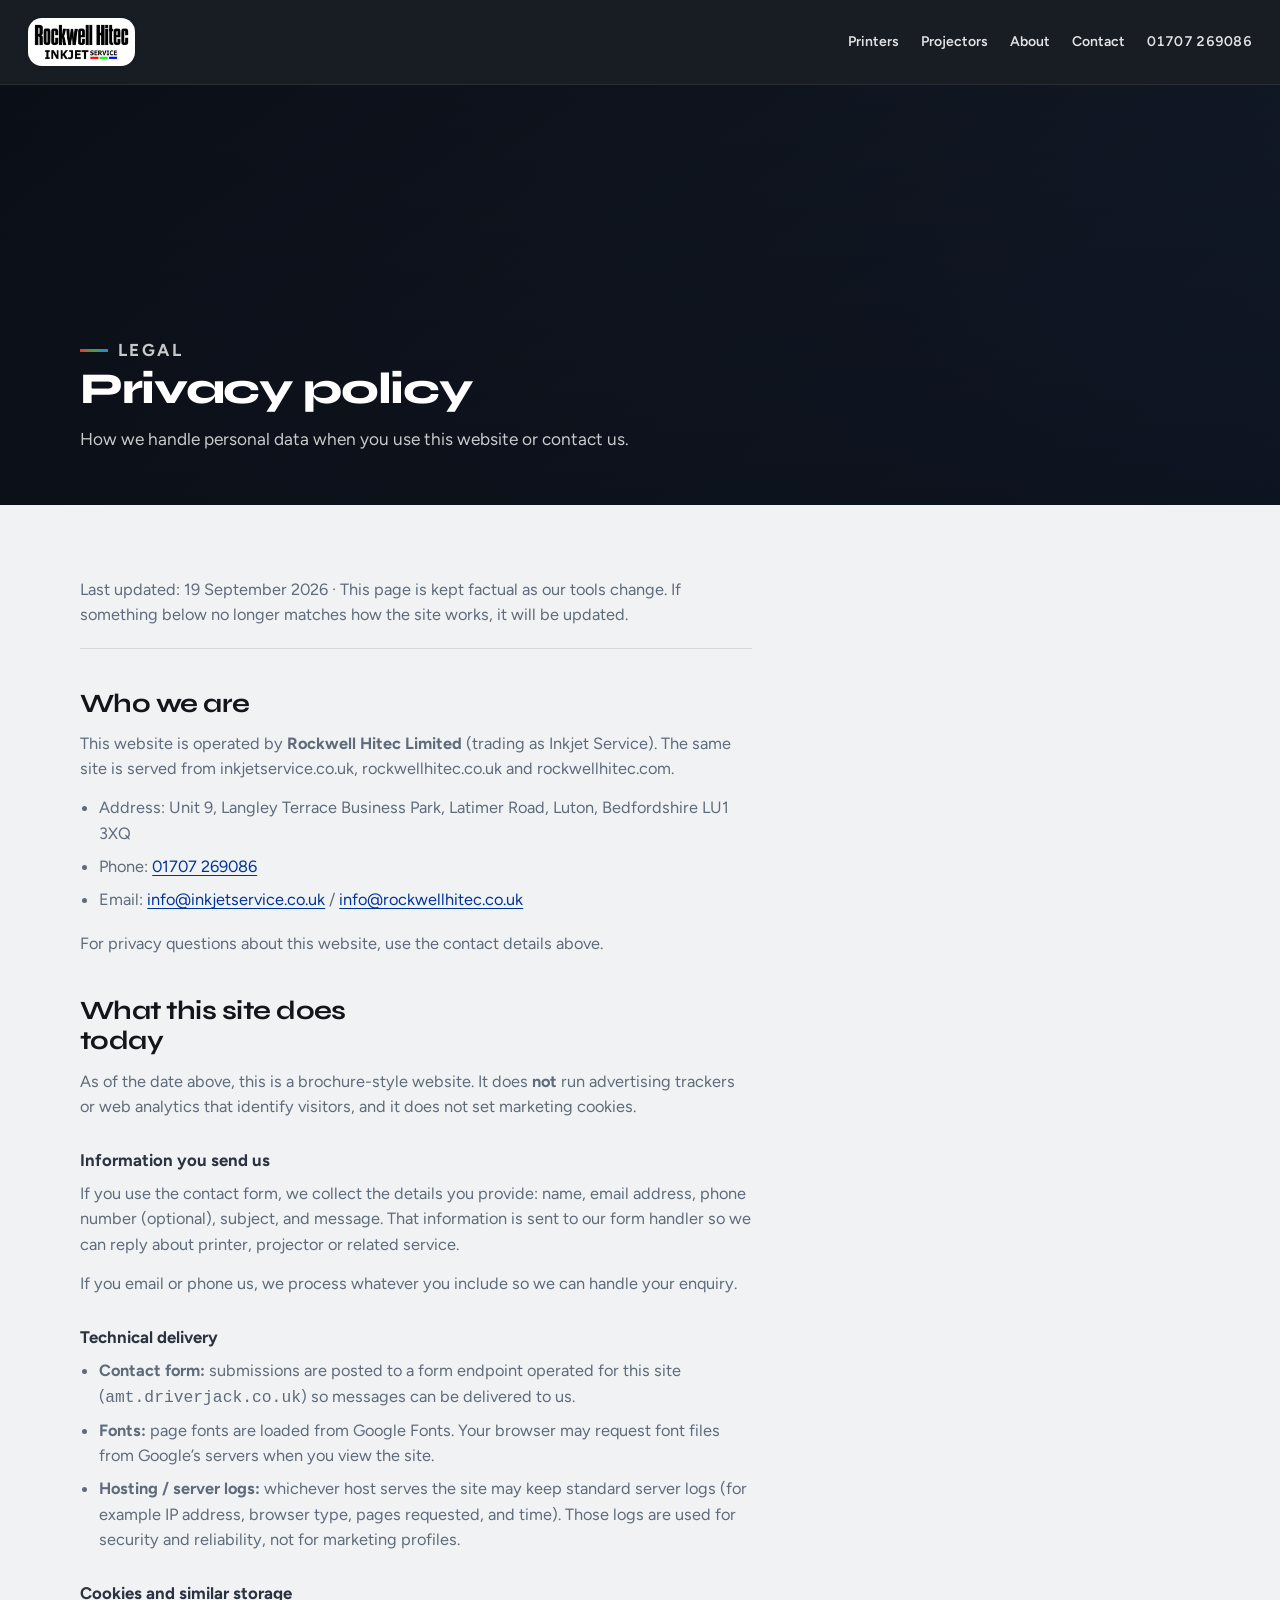
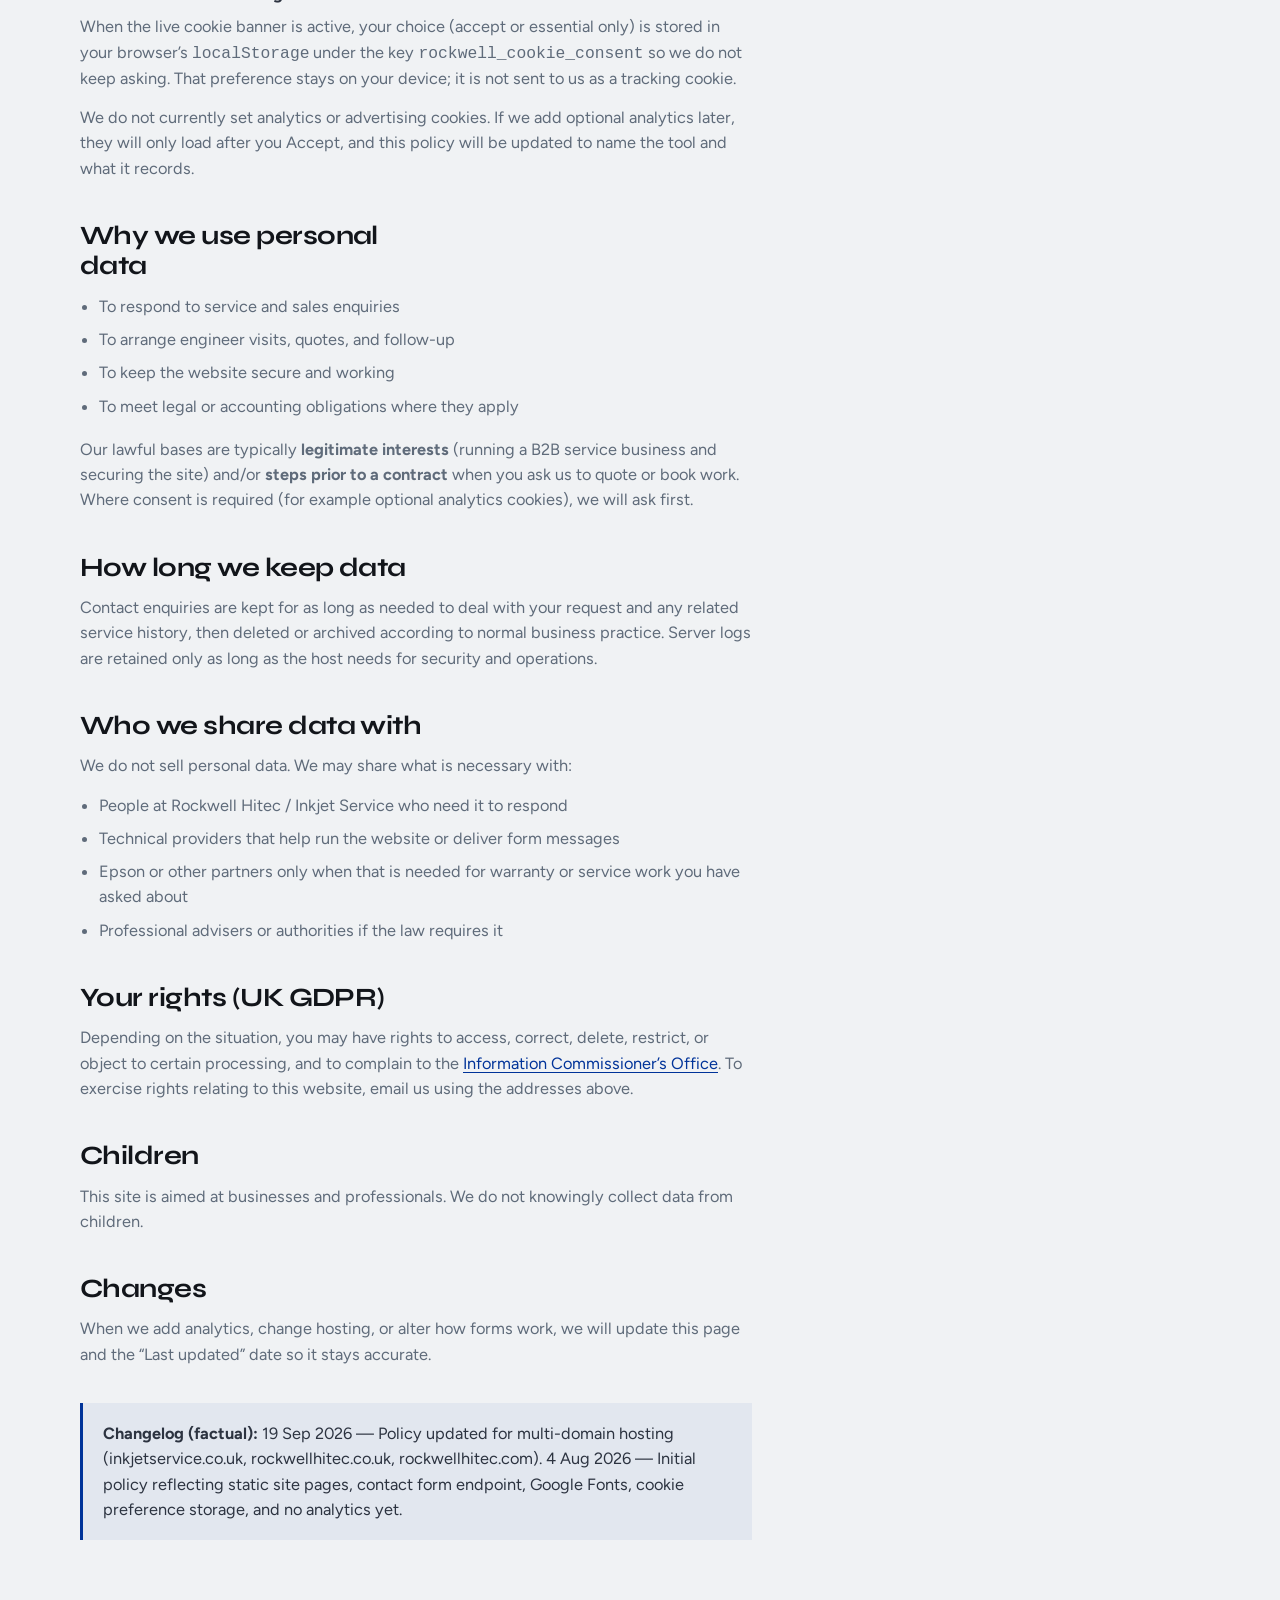
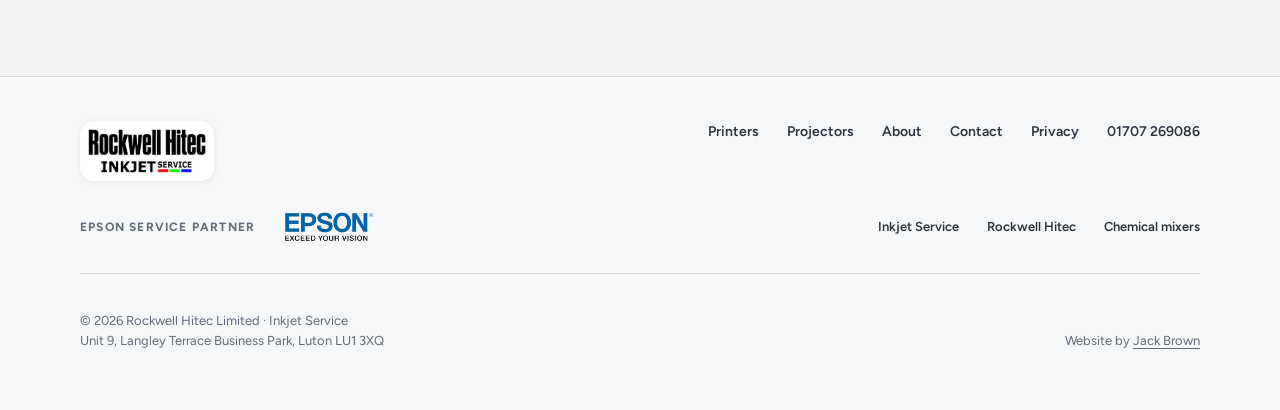
<file: privacy.html>
<!DOCTYPE html>
<html lang="en-GB">
<head>
  <meta charset="UTF-8" />
  <meta name="viewport" content="width=device-width, initial-scale=1" />
  <title>Privacy Policy | Rockwell Hitec / Inkjet Service</title>
  <meta name="description" content="How Rockwell Hitec / Inkjet Service collects and uses personal data on this website." />
  <script>
    (function () {
      var q = new URLSearchParams(location.search).get('brand');
      var h = (location.hostname || '').replace(/^www\./, '').toLowerCase();
      var brand = 'inkjet';
      if (q === 'hitec' || q === 'inkjet') brand = q;
      else if (h === 'rockwellhitec.co.uk' || h === 'rockwellhitec.com') brand = 'hitec';
      document.documentElement.setAttribute('data-brand', brand);
    })();
  </script>
  <link rel="preconnect" href="https://fonts.googleapis.com">
  <link rel="preconnect" href="https://fonts.gstatic.com" crossorigin>
  <link href="https://fonts.googleapis.com/css2?family=Figtree:wght@400;500;600;700&family=Syne:wght@600;700;800&display=swap" rel="stylesheet">
  <link rel="stylesheet" href="assets/site.css">
</head>
<body>

<header class="site-header site-header--solid">
  <a class="nav-logo" href="index.html" data-brand-home-label aria-label="Home">
    <img src="assets/rockwell-mark.png" alt="Rockwell Hitec Inkjet Service">
  </a>
  <nav class="nav-links" aria-label="Primary">
    <a href="printers.html">Printers</a>
    <a href="projectors.html">Projectors</a>
    <a href="about.html">About</a>
    <a class="nav-contact" href="contact.html">Contact</a>
    <a class="nav-phone" href="tel:+441707269086">01707 269086</a>
  </nav>
</header>

<section class="page-banner" aria-label="Privacy policy">
  <div class="page-banner-media page-banner-media--legal" aria-hidden="true"></div>
  <div class="page-banner-overlay" aria-hidden="true"></div>
  <div class="page-banner-content">
    <p class="partner-pill">Legal</p>
    <h1>Privacy policy</h1>
    <p>How we handle personal data when you use this website or contact us.</p>
  </div>
</section>

<section class="section section--tight">
  <div class="legal reveal">
    <p class="legal-meta">Last updated: 19 September 2026 · This page is kept factual as our tools change. If something below no longer matches how the site works, it will be updated.</p>

    <h2>Who we are</h2>
    <p>This website is operated by <strong>Rockwell Hitec Limited</strong> (trading as Inkjet Service). The same site is served from inkjetservice.co.uk, rockwellhitec.co.uk and rockwellhitec.com.</p>
    <ul>
      <li>Address: Unit 9, Langley Terrace Business Park, Latimer Road, Luton, Bedfordshire LU1 3XQ</li>
      <li>Phone: <a href="tel:+441707269086">01707 269086</a></li>
      <li>Email: <a href="mailto:info@inkjetservice.co.uk">info@inkjetservice.co.uk</a> / <a href="mailto:info@rockwellhitec.co.uk">info@rockwellhitec.co.uk</a></li>
    </ul>
    <p>For privacy questions about this website, use the contact details above.</p>

    <h2>What this site does today</h2>
    <p>As of the date above, this is a brochure-style website. It does <strong>not</strong> run advertising trackers or web analytics that identify visitors, and it does not set marketing cookies.</p>

    <h3>Information you send us</h3>
    <p>If you use the contact form, we collect the details you provide: name, email address, phone number (optional), subject, and message. That information is sent to our form handler so we can reply about printer, projector or related service.</p>
    <p>If you email or phone us, we process whatever you include so we can handle your enquiry.</p>

    <h3>Technical delivery</h3>
    <ul>
      <li><strong>Contact form:</strong> submissions are posted to a form endpoint operated for this site (<code>amt.driverjack.co.uk</code>) so messages can be delivered to us.</li>
      <li><strong>Fonts:</strong> page fonts are loaded from Google Fonts. Your browser may request font files from Google’s servers when you view the site.</li>
      <li><strong>Hosting / server logs:</strong> whichever host serves the site may keep standard server logs (for example IP address, browser type, pages requested, and time). Those logs are used for security and reliability, not for marketing profiles.</li>
    </ul>

    <h3>Cookies and similar storage</h3>
    <p>When the live cookie banner is active, your choice (accept or essential only) is stored in your browser’s <code>localStorage</code> under the key <code>rockwell_cookie_consent</code> so we do not keep asking. That preference stays on your device; it is not sent to us as a tracking cookie.</p>
    <p>We do not currently set analytics or advertising cookies. If we add optional analytics later, they will only load after you Accept, and this policy will be updated to name the tool and what it records.</p>

    <h2>Why we use personal data</h2>
    <ul>
      <li>To respond to service and sales enquiries</li>
      <li>To arrange engineer visits, quotes, and follow-up</li>
      <li>To keep the website secure and working</li>
      <li>To meet legal or accounting obligations where they apply</li>
    </ul>
    <p>Our lawful bases are typically <strong>legitimate interests</strong> (running a B2B service business and securing the site) and/or <strong>steps prior to a contract</strong> when you ask us to quote or book work. Where consent is required (for example optional analytics cookies), we will ask first.</p>

    <h2>How long we keep data</h2>
    <p>Contact enquiries are kept for as long as needed to deal with your request and any related service history, then deleted or archived according to normal business practice. Server logs are retained only as long as the host needs for security and operations.</p>

    <h2>Who we share data with</h2>
    <p>We do not sell personal data. We may share what is necessary with:</p>
    <ul>
      <li>People at Rockwell Hitec / Inkjet Service who need it to respond</li>
      <li>Technical providers that help run the website or deliver form messages</li>
      <li>Epson or other partners only when that is needed for warranty or service work you have asked about</li>
      <li>Professional advisers or authorities if the law requires it</li>
    </ul>

    <h2>Your rights (UK GDPR)</h2>
    <p>Depending on the situation, you may have rights to access, correct, delete, restrict, or object to certain processing, and to complain to the <a href="https://ico.org.uk/" rel="noopener noreferrer">Information Commissioner’s Office</a>. To exercise rights relating to this website, email us using the addresses above.</p>

    <h2>Children</h2>
    <p>This site is aimed at businesses and professionals. We do not knowingly collect data from children.</p>

    <h2>Changes</h2>
    <p>When we add analytics, change hosting, or alter how forms work, we will update this page and the “Last updated” date so it stays accurate.</p>

    <div class="legal-note">
      <p><strong>Changelog (factual):</strong> 19 Sep 2026 — Policy updated for multi-domain hosting (inkjetservice.co.uk, rockwellhitec.co.uk, rockwellhitec.com). 4 Aug 2026 — Initial policy reflecting static site pages, contact form endpoint, Google Fonts, cookie preference storage, and no analytics yet.</p>
    </div>
  </div>
</section>

<footer>
  <div class="footer-inner">
    <div class="footer-top">
      <img class="footer-logo" src="assets/rockwell-mark.png" alt="Rockwell Hitec Inkjet Service">
      <nav class="footer-nav" aria-label="Footer">
        <a href="printers.html">Printers</a>
        <a href="projectors.html">Projectors</a>
        <a href="about.html">About</a>
        <a href="contact.html">Contact</a>
        <a href="privacy.html">Privacy</a>
        <a href="tel:+441707269086">01707 269086</a>
      </nav>
    </div>
    <div class="footer-top">
      <div class="footer-partners">
        <span>Epson service partner</span>
        <img class="footer-epson" src="assets/epson-logo.png" alt="Epson">
      </div>
      <nav class="footer-areas" aria-label="Site areas">
        <a href="https://inkjetservice.co.uk/">Inkjet Service</a>
        <a href="https://rockwellhitec.co.uk/">Rockwell Hitec</a>
        <a href="mixers.html">Chemical mixers</a>
      </nav>
    </div>
    <div class="footer-meta">
      <p>© 2026 Rockwell Hitec Limited · Inkjet Service<br>Unit 9, Langley Terrace Business Park, Luton LU1 3XQ</p>
      <p>Website by <a href="https://driverjack.co.uk">Jack Brown</a></p>
    </div>
  </div>
</footer>

<script src="assets/site.js"></script>
</body>
</html>
</file>
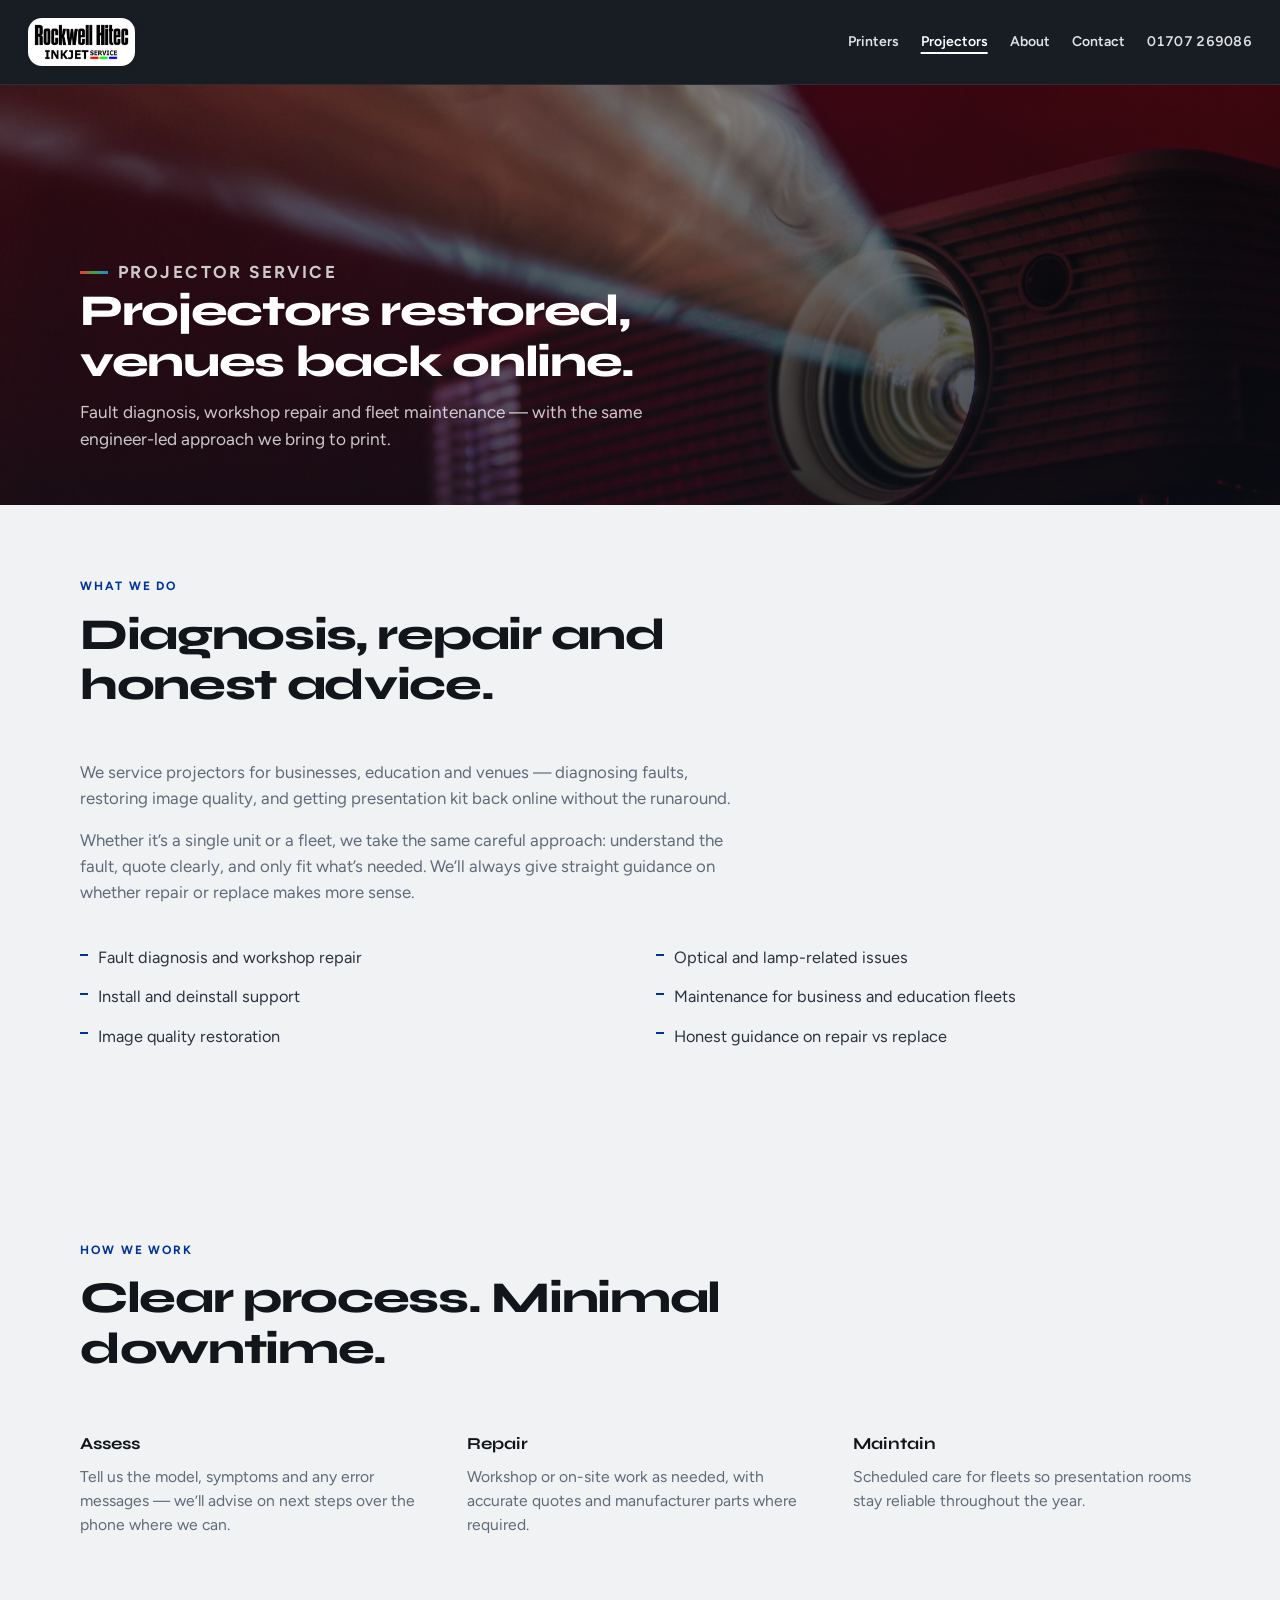
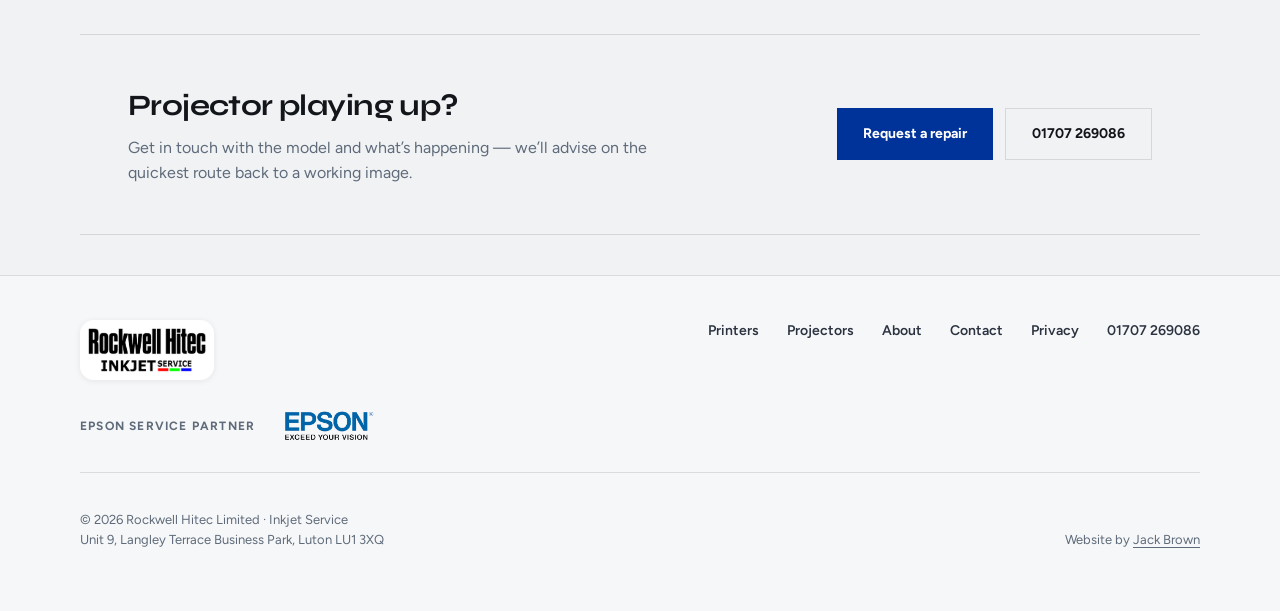
<file: projectors.html>
<!DOCTYPE html>
<html lang="en-GB">
<head>
  <meta charset="UTF-8" />
  <meta name="viewport" content="width=device-width, initial-scale=1" />
  <title>Projector Service | Rockwell Hitec</title>
  <meta name="description" content="Projector fault diagnosis, repair and maintenance for business and education fleets. Engineer-led support from Rockwell Hitec / Inkjet Service." />
  <link rel="preconnect" href="https://fonts.googleapis.com">
  <link rel="preconnect" href="https://fonts.gstatic.com" crossorigin>
  <link href="https://fonts.googleapis.com/css2?family=Figtree:wght@400;500;600;700&family=Syne:wght@600;700;800&display=swap" rel="stylesheet">
  <link rel="stylesheet" href="assets/site.css">
</head>
<body>

<header class="site-header site-header--solid">
  <a class="nav-logo" href="index.html" aria-label="Rockwell Hitec home">
    <img src="assets/rockwell-mark.png" alt="Rockwell Hitec Inkjet Service">
  </a>
  <nav class="nav-links" aria-label="Primary">
    <a href="printers.html">Printers</a>
    <a href="projectors.html" aria-current="page">Projectors</a>
    <a href="about.html">About</a>
    <a class="nav-contact" href="contact.html">Contact</a>
    <a class="nav-phone" href="tel:+441707269086">01707 269086</a>
  </nav>
</header>

<section class="page-banner" aria-label="Projector service">
  <div class="page-banner-media page-banner-media--projectors" role="img" aria-label="High brightness projector"></div>
  <div class="page-banner-overlay" aria-hidden="true"></div>
  <div class="page-banner-content">
    <p class="partner-pill">Projector service</p>
    <h1>Projectors restored, venues back online.</h1>
    <p>Fault diagnosis, workshop repair and fleet maintenance — with the same engineer-led approach we bring to print.</p>
  </div>
</section>

<section class="section section--tight">
  <p class="section-label reveal">What we do</p>
  <h2 class="reveal">Diagnosis, repair and honest advice.</h2>
  <div class="service-detail">
    <div class="prose reveal">
      <p>We service projectors for businesses, education and venues — diagnosing faults, restoring image quality, and getting presentation kit back online without the runaround.</p>
      <p>Whether it’s a single unit or a fleet, we take the same careful approach: understand the fault, quote clearly, and only fit what’s needed. We’ll always give straight guidance on whether repair or replace makes more sense.</p>
    </div>
    <ul class="service-detail-list reveal">
      <li>Fault diagnosis and workshop repair</li>
      <li>Optical and lamp-related issues</li>
      <li>Install and deinstall support</li>
      <li>Maintenance for business and education fleets</li>
      <li>Image quality restoration</li>
      <li>Honest guidance on repair vs replace</li>
    </ul>
  </div>
</section>

<section class="section">
  <p class="section-label reveal">How we work</p>
  <h2 class="reveal">Clear process. Minimal downtime.</h2>
  <div class="points">
    <div class="point reveal">
      <h4>Assess</h4>
      <p>Tell us the model, symptoms and any error messages — we’ll advise on next steps over the phone where we can.</p>
    </div>
    <div class="point reveal">
      <h4>Repair</h4>
      <p>Workshop or on-site work as needed, with accurate quotes and manufacturer parts where required.</p>
    </div>
    <div class="point reveal">
      <h4>Maintain</h4>
      <p>Scheduled care for fleets so presentation rooms stay reliable throughout the year.</p>
    </div>
  </div>
</section>

<div class="cta-band reveal">
  <div>
    <h2>Projector playing up?</h2>
    <p>Get in touch with the model and what’s happening — we’ll advise on the quickest route back to a working image.</p>
  </div>
  <div class="cta-row">
    <a class="btn btn-primary" href="contact.html">Request a repair</a>
    <a class="btn btn-outline" href="tel:+441707269086">01707 269086</a>
  </div>
</div>

<footer>
  <div class="footer-inner">
    <div class="footer-top">
      <img class="footer-logo" src="assets/rockwell-mark.png" alt="Rockwell Hitec Inkjet Service">
      <nav class="footer-nav" aria-label="Footer">
        <a href="printers.html">Printers</a>
        <a href="projectors.html">Projectors</a>
        <a href="about.html">About</a>
        <a href="contact.html">Contact</a>
        <a href="privacy.html">Privacy</a>
        <a href="tel:+441707269086">01707 269086</a>
      </nav>
    </div>
    <div class="footer-top">
      <div class="footer-partners">
        <span>Epson service partner</span>
        <img class="footer-epson" src="assets/epson-logo.png" alt="Epson">
      </div>
    </div>
    <div class="footer-meta">
      <p>© 2026 Rockwell Hitec Limited · Inkjet Service<br>Unit 9, Langley Terrace Business Park, Luton LU1 3XQ</p>
      <p>Website by <a href="https://driverjack.co.uk">Jack Brown</a></p>
    </div>
  </div>
</footer>

<script src="assets/site.js"></script>
</body>
</html>
</file>
<file: assets/site.css>
:root {
  --ink: #12151a;
  --ink-soft: #2c3340;
  --muted: #5f6b7a;
  --paper: #f0f2f4;
  --white: #fafbfc;
  --line: rgba(18, 21, 26, 0.12);
  --epson: #003399;
  --epson-bright: #1a4db8;
  --bar-r: #e53935;
  --bar-g: #43a047;
  --bar-b: #1e88e5;
  --ease: cubic-bezier(0.22, 1, 0.36, 1);
}

/* Same site, two front doors — host sets data-brand on <html> */
[data-brand="inkjet"] .brand-hitec-only { display: none !important; }
[data-brand="hitec"] .brand-inkjet-only { display: none !important; }

*, *::before, *::after { box-sizing: border-box; }
html { scroll-behavior: smooth; }
body {
  margin: 0;
  font-family: 'Figtree', system-ui, sans-serif;
  color: var(--ink);
  background: var(--paper);
  line-height: 1.55;
  overflow-x: hidden;
}
img { max-width: 100%; display: block; }
a { color: inherit; }

/* Header */
.site-header {
  position: absolute;
  top: 0;
  left: 0;
  right: 0;
  z-index: 40;
  padding: 18px 28px;
  display: flex;
  justify-content: space-between;
  align-items: center;
  gap: 24px;
}

.site-header--solid {
  position: sticky;
  top: 0;
  background: rgba(10, 14, 22, 0.94);
  backdrop-filter: blur(12px);
  -webkit-backdrop-filter: blur(12px);
  border-bottom: 1px solid rgba(255, 255, 255, 0.08);
}

.nav-logo {
  display: block;
  line-height: 0;
  border-radius: 14px;
  overflow: hidden;
  box-shadow: 0 2px 14px rgba(0, 0, 0, 0.3);
}

.nav-logo img {
  height: 48px;
  width: auto;
  display: block;
}

.site-header--solid .nav-logo {
  box-shadow: 0 1px 4px rgba(18, 21, 26, 0.1);
}

.hero-logo {
  height: clamp(74px, 11vw, 112px);
  width: auto;
  margin: 0 0 24px;
  border-radius: 18px;
  box-shadow: 0 12px 36px rgba(0, 0, 0, 0.4);
  opacity: 0;
  transform: translateY(24px);
  animation: rise 0.9s var(--ease) 0.1s forwards;
}

.footer-logo {
  height: 60px;
  width: auto;
  border-radius: 14px;
  box-shadow: 0 1px 6px rgba(18, 21, 26, 0.08);
}

.nav-links {
  display: flex;
  gap: 22px;
  align-items: center;
}

.nav-links a {
  text-decoration: none;
  font-size: 14px;
  font-weight: 600;
  color: rgba(255, 255, 255, 0.88);
  transition: color 0.25s var(--ease);
}

.nav-links a:hover,
.nav-links a[aria-current="page"] { color: #fff; }

.nav-links a[aria-current="page"] {
  text-decoration: underline;
  text-underline-offset: 6px;
  text-decoration-thickness: 1.5px;
}

.nav-phone {
  font-variant-numeric: tabular-nums;
  letter-spacing: 0.02em;
}

/* Hero */
.hero {
  position: relative;
  min-height: 100svh;
  display: grid;
  align-items: end;
  color: #fff;
  overflow: hidden;
}

.hero-media {
  position: absolute;
  inset: 0;
  overflow: hidden;
}

.hero-media-split {
  position: absolute;
  inset: -3%;
  transform: scale(1.04);
  animation: hero-drift 18s var(--ease) infinite alternate;
}

.hero-media-half {
  position: absolute;
  inset: 0;
  background-size: cover;
  background-repeat: no-repeat;
}

.hero-media-printer {
  background-image: url('hero-lfm.jpg');
  background-size: 155% auto;
  background-position: 35% 42%;
  clip-path: polygon(0 0, 100% 0, 0 100%);
}

.hero-media-projector {
  background-image: url('hero-projector.jpg');
  background-size: 120% auto;
  background-position: 78% 42%;
  clip-path: polygon(100% 0, 100% 100%, 0 100%);
}

.hero-media-seam {
  position: absolute;
  inset: 0;
  z-index: 1;
  pointer-events: none;
  background: linear-gradient(
    to bottom right,
    transparent calc(50% - 1.5px),
    rgba(255, 255, 255, 0.42) 50%,
    transparent calc(50% + 1.5px)
  );
}

.hero-media-overlay {
  position: absolute;
  inset: 0;
  z-index: 2;
  pointer-events: none;
  background: linear-gradient(180deg, rgba(10, 14, 22, 0.32) 0%, rgba(10, 14, 22, 0.45) 40%, rgba(10, 14, 22, 0.9) 100%);
}

@keyframes hero-drift {
  from { transform: scale(1.04) translate3d(0, 0, 0); }
  to { transform: scale(1.08) translate3d(-1.2%, -0.8%, 0); }
}

.hero-content {
  position: relative;
  z-index: 3;
  width: min(1120px, calc(100% - 48px));
  margin: 0 auto;
  padding: 0 0 68px;
}

.partner-pill {
  display: inline-flex;
  align-items: center;
  gap: 10px;
  margin: 0 0 18px;
  font-size: 12px;
  font-weight: 700;
  letter-spacing: 0.14em;
  text-transform: uppercase;
  color: rgba(255, 255, 255, 0.85);
  opacity: 0;
  transform: translateY(20px);
  animation: rise 0.9s var(--ease) 0.25s forwards;
}

.partner-pill::before {
  content: '';
  width: 28px;
  height: 3px;
  background: linear-gradient(90deg, var(--bar-r), var(--bar-g), var(--bar-b));
}

.hero-copy {
  max-width: 36rem;
  opacity: 0;
  transform: translateY(24px);
  animation: rise 0.9s var(--ease) 0.4s forwards;
}

.hero h1 {
  font-family: 'Syne', sans-serif;
  font-size: clamp(1.45rem, 3vw, 2rem);
  font-weight: 700;
  line-height: 1.2;
  margin: 0 0 14px;
  letter-spacing: -0.02em;
}

.hero-copy p {
  margin: 0 0 28px;
  color: rgba(255, 255, 255, 0.78);
  font-size: 1.05rem;
}

/* Page banner (inner pages) */
.page-banner {
  position: relative;
  color: #fff;
  overflow: hidden;
  min-height: clamp(280px, 38vw, 420px);
  display: grid;
  align-items: end;
}

.page-banner-media {
  position: absolute;
  inset: 0;
  background-size: cover;
  background-position: center;
  transform: scale(1.04);
  animation: hero-drift 18s var(--ease) infinite alternate;
}

.page-banner-media--printers {
  background-image: url('hero-lfm.jpg');
  background-position: 40% 45%;
}

.page-banner-media--projectors {
  background-image: url('hero-projector.jpg');
  background-position: 70% 40%;
}

.page-banner-media--about {
  background:
    linear-gradient(160deg, rgba(10, 14, 22, 0.55), rgba(10, 14, 22, 0.35)),
    url('hero-lfm.jpg') center 40% / cover;
}

.page-banner-media--contact {
  background: linear-gradient(145deg, #0a0e16 0%, #121a2e 48%, #003399 100%);
}

.page-banner-media--mixers {
  background: linear-gradient(145deg, #14181f 0%, #1c222c 55%, #252b36 100%);
}

.page-banner-overlay {
  position: absolute;
  inset: 0;
  background: linear-gradient(180deg, rgba(10, 14, 22, 0.45) 0%, rgba(10, 14, 22, 0.78) 100%);
}

.page-banner-content {
  position: relative;
  z-index: 2;
  width: min(1120px, calc(100% - 48px));
  margin: 0 auto;
  padding: 120px 0 52px;
}

.page-banner .partner-pill {
  opacity: 1;
  transform: none;
  animation: none;
}

.page-banner h1 {
  font-family: 'Syne', sans-serif;
  font-size: clamp(1.85rem, 4vw, 2.75rem);
  font-weight: 750;
  letter-spacing: -0.03em;
  line-height: 1.15;
  margin: 0 0 12px;
  max-width: 18ch;
}

.page-banner p {
  margin: 0;
  color: rgba(255, 255, 255, 0.78);
  font-size: 1.08rem;
  max-width: 36rem;
}

.cta-row {
  display: flex;
  flex-wrap: wrap;
  gap: 12px;
}

.btn {
  display: inline-flex;
  align-items: center;
  justify-content: center;
  gap: 8px;
  padding: 14px 26px;
  font-family: inherit;
  font-size: 14px;
  font-weight: 700;
  text-decoration: none;
  border: none;
  cursor: pointer;
  transition: transform 0.25s var(--ease), background 0.25s var(--ease), border-color 0.25s var(--ease);
}

.btn:hover { transform: translateY(-2px); }

.btn-primary {
  background: var(--epson);
  color: #fff;
}

.btn-primary:hover { background: var(--epson-bright); }

.btn-ghost {
  background: transparent;
  color: #fff;
  border: 1.5px solid rgba(255, 255, 255, 0.45);
}

.btn-ghost:hover {
  border-color: #fff;
  background: rgba(255, 255, 255, 0.08);
}

.btn-dark {
  background: var(--ink);
  color: #fff;
}

.btn-dark:hover { background: var(--ink-soft); }

.btn-outline {
  background: transparent;
  color: var(--ink);
  border: 1.5px solid var(--line);
}

.btn-outline:hover {
  border-color: var(--epson);
  color: var(--epson);
}

@keyframes rise {
  to { opacity: 1; transform: translateY(0); }
}

/* Trust strip */
.trust {
  border-block: 1px solid var(--line);
  background: rgba(255, 255, 255, 0.55);
}

.trust-inner {
  width: min(1120px, calc(100% - 48px));
  margin: 0 auto;
  padding: 28px 0;
  display: grid;
  grid-template-columns: repeat(4, 1fr);
  gap: 20px;
}

.trust-item strong {
  display: block;
  font-family: 'Syne', sans-serif;
  font-size: 1.05rem;
  letter-spacing: -0.02em;
  margin-bottom: 4px;
}

.trust-item span {
  font-size: 0.92rem;
  color: var(--muted);
}

/* Sections */
.section {
  width: min(1120px, calc(100% - 48px));
  margin: 0 auto;
  padding: 96px 0;
}

.section--tight {
  padding-top: 72px;
}

.section-label {
  font-size: 12px;
  font-weight: 700;
  letter-spacing: 0.16em;
  text-transform: uppercase;
  color: var(--epson);
  margin: 0 0 14px;
}

.section h2 {
  font-family: 'Syne', sans-serif;
  font-size: clamp(1.85rem, 4vw, 2.75rem);
  font-weight: 750;
  letter-spacing: -0.03em;
  line-height: 1.15;
  margin: 0 0 18px;
  max-width: 18ch;
}

.section-lead {
  margin: 0;
  color: var(--muted);
  font-size: 1.08rem;
  max-width: 40rem;
}

.reveal {
  opacity: 0;
  transform: translateY(28px);
  transition: opacity 0.8s var(--ease), transform 0.8s var(--ease);
}

.reveal.in {
  opacity: 1;
  transform: translateY(0);
}

/* Services */
.service-split {
  margin-top: 56px;
  display: grid;
  grid-template-columns: 1fr 1fr;
  gap: 0;
  border-top: 1px solid var(--line);
}

.service-block {
  padding: 40px 0;
  border-bottom: 1px solid var(--line);
}

.service-block:first-child {
  padding-right: 48px;
  border-right: 1px solid var(--line);
}

.service-block:last-child {
  padding-left: 48px;
}

.service-block h3 {
  font-family: 'Syne', sans-serif;
  font-size: 1.45rem;
  margin: 0 0 12px;
  letter-spacing: -0.02em;
}

.service-block p {
  margin: 0 0 16px;
  color: var(--muted);
}

.service-block ul {
  margin: 0 0 24px;
  padding: 0;
  list-style: none;
  display: flex;
  flex-direction: column;
  gap: 8px;
}

.service-block li {
  position: relative;
  padding-left: 18px;
  font-size: 0.98rem;
  color: var(--ink-soft);
}

.service-block li::before {
  content: '';
  position: absolute;
  left: 0;
  top: 0.55em;
  width: 8px;
  height: 2px;
  background: var(--epson);
}

.service-detail {
  margin-top: 48px;
  display: grid;
  gap: 40px;
}

.service-detail-list {
  margin: 0;
  padding: 0;
  list-style: none;
  display: grid;
  grid-template-columns: 1fr 1fr;
  gap: 14px 32px;
}

.service-detail-list li {
  position: relative;
  padding-left: 18px;
  font-size: 1.02rem;
  color: var(--ink-soft);
}

.service-detail-list li::before {
  content: '';
  position: absolute;
  left: 0;
  top: 0.55em;
  width: 8px;
  height: 2px;
  background: var(--epson);
}

.prose {
  max-width: 42rem;
}

.prose p {
  color: var(--muted);
  font-size: 1.05rem;
  margin: 0 0 16px;
}

.prose p:last-child { margin-bottom: 0; }

/* Partner band */
.partner-band {
  width: min(1120px, calc(100% - 48px));
  margin: 0 auto 24px;
  padding: 48px;
  background: linear-gradient(135deg, var(--epson) 0%, #001a66 100%);
  color: #fff;
  display: grid;
  grid-template-columns: 1fr auto;
  gap: 32px;
  align-items: center;
}

.partner-band h2 {
  color: #fff;
  max-width: 18ch;
  margin-bottom: 12px;
}

.partner-band p {
  margin: 0;
  color: rgba(255, 255, 255, 0.78);
  max-width: 36rem;
}

.partner-band .epson-mark {
  height: 42px;
  width: auto;
  opacity: 0.95;
}

/* About / engineers */
.about-grid {
  display: grid;
  grid-template-columns: 1.05fr 0.95fr;
  gap: 56px;
  align-items: center;
  margin-top: 48px;
}

.about-visual {
  aspect-ratio: 5 / 4;
  min-height: 340px;
  background:
    linear-gradient(160deg, rgba(10, 14, 22, 0.35), rgba(10, 14, 22, 0.2)),
    url('hero-lfm.jpg') center 42% / cover;
}

/* Quiet secondary area — chemical mixers (Hitec, low prominence) */
.mixers-note {
  margin-top: 48px;
  padding-top: 28px;
  border-top: 1px solid var(--line);
  max-width: 40rem;
}

.mixers-note p {
  margin: 0 0 10px;
  color: var(--muted);
  font-size: 0.98rem;
}

.mixers-note a {
  color: var(--epson);
  text-decoration: underline;
  text-underline-offset: 3px;
  font-weight: 600;
}

.feature-list {
  margin: 28px 0 0;
  padding: 0;
  list-style: none;
  display: grid;
  gap: 12px;
  max-width: 42rem;
}

.feature-list li {
  position: relative;
  padding-left: 18px;
  color: var(--ink-soft);
  font-size: 1.02rem;
}

.feature-list li::before {
  content: '';
  position: absolute;
  left: 0;
  top: 0.55em;
  width: 8px;
  height: 2px;
  background: var(--ink-soft);
}

.mixer-models {
  margin-top: 48px;
  display: grid;
  grid-template-columns: 1fr 1fr;
  gap: 0;
  border-top: 1px solid var(--line);
}

.mixer-model {
  padding: 36px 0;
  border-bottom: 1px solid var(--line);
}

.mixer-model:first-child {
  padding-right: 40px;
  border-right: 1px solid var(--line);
}

.mixer-model:last-child {
  padding-left: 40px;
}

.mixer-model h3 {
  font-family: 'Syne', sans-serif;
  font-size: 1.35rem;
  margin: 0 0 10px;
  letter-spacing: -0.02em;
}

.mixer-model p {
  margin: 0;
  color: var(--muted);
}

.footer-areas {
  display: flex;
  flex-wrap: wrap;
  gap: 8px 28px;
  padding-top: 8px;
  font-size: 13px;
  color: var(--muted);
}

.footer-areas a {
  color: var(--ink-soft);
  text-decoration: none;
  font-weight: 600;
}

.footer-areas a:hover {
  color: var(--epson);
}

.footer-areas .is-current {
  color: var(--ink);
  pointer-events: none;
}

.email-notice {
  margin: 0 0 28px;
  padding: 14px 16px;
  border-left: 3px solid var(--epson);
  background: rgba(0, 51, 153, 0.05);
  font-size: 0.95rem;
  color: var(--ink-soft);
  max-width: 42rem;
}

.email-notice strong {
  font-weight: 700;
}

.about-copy p {
  color: var(--muted);
  font-size: 1.05rem;
  margin: 0 0 16px;
}

.points {
  margin-top: 56px;
  display: grid;
  grid-template-columns: repeat(3, 1fr);
  gap: 36px 40px;
}

.point h4 {
  font-family: 'Syne', sans-serif;
  font-size: 1.05rem;
  margin: 0 0 8px;
}

.point p {
  margin: 0;
  color: var(--muted);
  font-size: 0.98rem;
}

/* CTA band */
.cta-band {
  width: min(1120px, calc(100% - 48px));
  margin: 0 auto 24px;
  padding: 48px;
  border-top: 1px solid var(--line);
  border-bottom: 1px solid var(--line);
  display: flex;
  justify-content: space-between;
  align-items: center;
  gap: 32px;
  flex-wrap: wrap;
}

.cta-band h2 {
  font-family: 'Syne', sans-serif;
  font-size: clamp(1.4rem, 3vw, 1.85rem);
  letter-spacing: -0.02em;
  margin: 0 0 8px;
  max-width: 22ch;
}

.cta-band p {
  margin: 0;
  color: var(--muted);
  max-width: 34rem;
}

/* Contact */
.contact-grid {
  display: grid;
  grid-template-columns: 0.9fr 1.1fr;
  gap: 64px;
  margin-top: 48px;
  align-items: start;
}

.contact-details {
  display: flex;
  flex-direction: column;
  gap: 28px;
}

.contact-block h3 {
  font-family: 'Syne', sans-serif;
  font-size: 0.95rem;
  letter-spacing: 0.06em;
  text-transform: uppercase;
  margin: 0 0 8px;
  color: var(--epson);
}

.contact-block p,
.contact-block a {
  margin: 0;
  font-size: 1.05rem;
  text-decoration: none;
}

.contact-block a:hover { color: var(--epson-bright); }

.contact-note {
  margin-top: 8px;
  padding-top: 24px;
  border-top: 1px solid var(--line);
  font-size: 0.95rem;
  color: var(--muted);
}

.modern-form {
  display: flex;
  flex-direction: column;
  gap: 18px;
}

.form-row {
  display: grid;
  grid-template-columns: 1fr 1fr;
  gap: 18px;
}

.form-group {
  display: flex;
  flex-direction: column;
  gap: 7px;
}

.form-group label {
  font-size: 13px;
  font-weight: 700;
  letter-spacing: 0.04em;
  text-transform: uppercase;
  color: var(--ink-soft);
}

.form-group input,
.form-group textarea,
.form-group select {
  font: inherit;
  padding: 13px 14px;
  border: 1px solid var(--line);
  background: rgba(255, 255, 255, 0.72);
  color: var(--ink);
  border-radius: 0;
  width: 100%;
  transition: border-color 0.25s var(--ease), background 0.25s var(--ease);
}

.form-group input:focus,
.form-group textarea:focus,
.form-group select:focus {
  outline: none;
  border-color: var(--epson);
  background: #fff;
}

.form-status {
  margin: 0;
  font-size: 0.95rem;
  color: var(--muted);
  min-height: 1.4em;
}

.form-status.is-success { color: #2e7d32; }
.form-status.is-error { color: #c62828; }

/* Legal / privacy */
.legal {
  max-width: 42rem;
}

.legal h2 {
  font-family: 'Syne', sans-serif;
  font-size: clamp(1.35rem, 2.4vw, 1.65rem);
  font-weight: 700;
  letter-spacing: -0.02em;
  margin: 40px 0 12px;
  color: var(--ink);
}

.legal h2:first-child { margin-top: 0; }

.legal h3 {
  font-size: 1.05rem;
  font-weight: 700;
  margin: 28px 0 8px;
  color: var(--ink-soft);
}

.legal p,
.legal li {
  color: var(--muted);
  font-size: 1.02rem;
  margin: 0 0 14px;
}

.legal ul {
  margin: 0 0 18px;
  padding-left: 1.2em;
}

.legal li { margin-bottom: 8px; }

.legal a {
  color: var(--epson);
  text-decoration: underline;
  text-underline-offset: 3px;
}

.legal-meta {
  font-size: 0.9rem;
  color: var(--muted);
  margin: 0 0 28px;
  padding-bottom: 20px;
  border-bottom: 1px solid var(--line);
}

.legal-note {
  margin-top: 36px;
  padding: 18px 20px;
  background: rgba(0, 51, 153, 0.06);
  border-left: 3px solid var(--epson);
  font-size: 0.95rem;
  color: var(--ink-soft);
}

.legal-note p { margin: 0; color: var(--ink-soft); }

.page-banner-media--legal {
  background: linear-gradient(145deg, #0a0e16 0%, #151c2a 55%, #1a2744 100%);
}

/* Cookie banner */
.cookie-banner {
  position: fixed;
  left: 0;
  right: 0;
  bottom: 0;
  z-index: 100;
  padding: 16px;
  pointer-events: none;
  opacity: 0;
  transform: translateY(12px);
  transition: opacity 0.3s var(--ease), transform 0.3s var(--ease);
}

.cookie-banner.is-visible {
  opacity: 1;
  transform: translateY(0);
  pointer-events: auto;
}

.cookie-banner-inner {
  width: min(1120px, 100%);
  margin: 0 auto;
  display: flex;
  align-items: center;
  justify-content: space-between;
  gap: 20px 28px;
  flex-wrap: wrap;
  padding: 20px 24px;
  background: rgba(10, 14, 22, 0.96);
  color: #fff;
  border: 1px solid rgba(255, 255, 255, 0.1);
  box-shadow: 0 -8px 40px rgba(0, 0, 0, 0.25);
}

.cookie-banner-title {
  font-family: 'Syne', sans-serif;
  font-size: 1rem;
  font-weight: 700;
  margin: 0 0 6px;
  letter-spacing: -0.01em;
}

.cookie-banner-copy p:last-child {
  margin: 0;
  font-size: 0.92rem;
  line-height: 1.5;
  color: rgba(255, 255, 255, 0.78);
  max-width: 52rem;
}

.cookie-banner-copy a {
  color: #fff;
  text-decoration: underline;
  text-underline-offset: 3px;
}

.cookie-banner-actions {
  display: flex;
  flex-wrap: wrap;
  gap: 10px;
  flex-shrink: 0;
}

.cookie-banner .btn-outline {
  border-color: rgba(255, 255, 255, 0.35);
  color: #fff;
  background: transparent;
}

.cookie-banner .btn-outline:hover {
  border-color: #fff;
  background: rgba(255, 255, 255, 0.08);
}

.cookie-banner .btn-dark {
  background: #fff;
  color: var(--ink);
}

.cookie-banner .btn-dark:hover {
  background: var(--paper);
}

.cookie-banner .btn {
  padding: 12px 20px;
}

/* Footer */
footer {
  border-top: 1px solid var(--line);
  padding: 44px 0 48px;
  margin-top: 40px;
  background: rgba(255, 255, 255, 0.35);
}

.footer-inner {
  width: min(1120px, calc(100% - 48px));
  margin: 0 auto;
  display: grid;
  gap: 28px;
}

.footer-top {
  display: flex;
  justify-content: space-between;
  align-items: flex-start;
  gap: 32px;
  flex-wrap: wrap;
}

.footer-nav {
  display: flex;
  flex-wrap: wrap;
  gap: 18px 28px;
}

.footer-nav a {
  text-decoration: none;
  font-size: 14px;
  font-weight: 600;
  color: var(--ink-soft);
  transition: color 0.25s var(--ease);
}

.footer-nav a:hover { color: var(--epson); }

.footer-partners {
  display: flex;
  align-items: center;
  gap: 28px;
  flex-wrap: wrap;
}

.footer-partners span {
  font-size: 12px;
  font-weight: 700;
  letter-spacing: 0.1em;
  text-transform: uppercase;
  color: var(--muted);
}

.footer-epson {
  height: 36px;
  width: auto;
}

.footer-meta {
  display: flex;
  justify-content: space-between;
  align-items: end;
  gap: 20px;
  flex-wrap: wrap;
  padding-top: 24px;
  border-top: 1px solid var(--line);
  font-size: 13px;
  color: var(--muted);
}

.footer-meta a {
  color: var(--muted);
  text-decoration: underline;
  text-underline-offset: 3px;
}

@media (max-width: 980px) {
  .nav-links a:not(.nav-phone):not(.nav-contact) { display: none; }
}

@media (max-width: 900px) {
  .trust-inner { grid-template-columns: 1fr 1fr; }
  .service-split,
  .about-grid,
  .contact-grid,
  .partner-band,
  .mixer-models {
    grid-template-columns: 1fr;
  }
  .service-block:first-child {
    padding-right: 0;
    border-right: none;
  }
  .service-block:last-child { padding-left: 0; }
  .mixer-model:first-child {
    padding-right: 0;
    border-right: none;
  }
  .mixer-model:last-child { padding-left: 0; }
  .partner-band { padding: 36px 28px; }
  .points { grid-template-columns: 1fr; gap: 24px; }
  .service-detail-list { grid-template-columns: 1fr; }
  .cta-band { padding: 36px 0; }
}

@media (max-width: 600px) {
  .site-header { padding: 14px 18px; }
  .nav-logo img { height: 40px; }
  .hero-content,
  .page-banner-content { width: calc(100% - 36px); }
  .hero-content { padding-bottom: 48px; }
  .page-banner-content { padding: 100px 0 40px; }
  .section,
  .trust-inner,
  .partner-band,
  .cta-band,
  .footer-inner { width: calc(100% - 36px); }
  .section { padding: 72px 0; }
  .trust-inner { grid-template-columns: 1fr; }
  .form-row { grid-template-columns: 1fr; }
  .cta-row .btn { flex: 1 1 auto; }
  .cookie-banner { padding: 12px; }
  .cookie-banner-inner { padding: 16px; }
  .cookie-banner-actions { width: 100%; }
  .cookie-banner-actions .btn { flex: 1 1 auto; }
}
</file>
